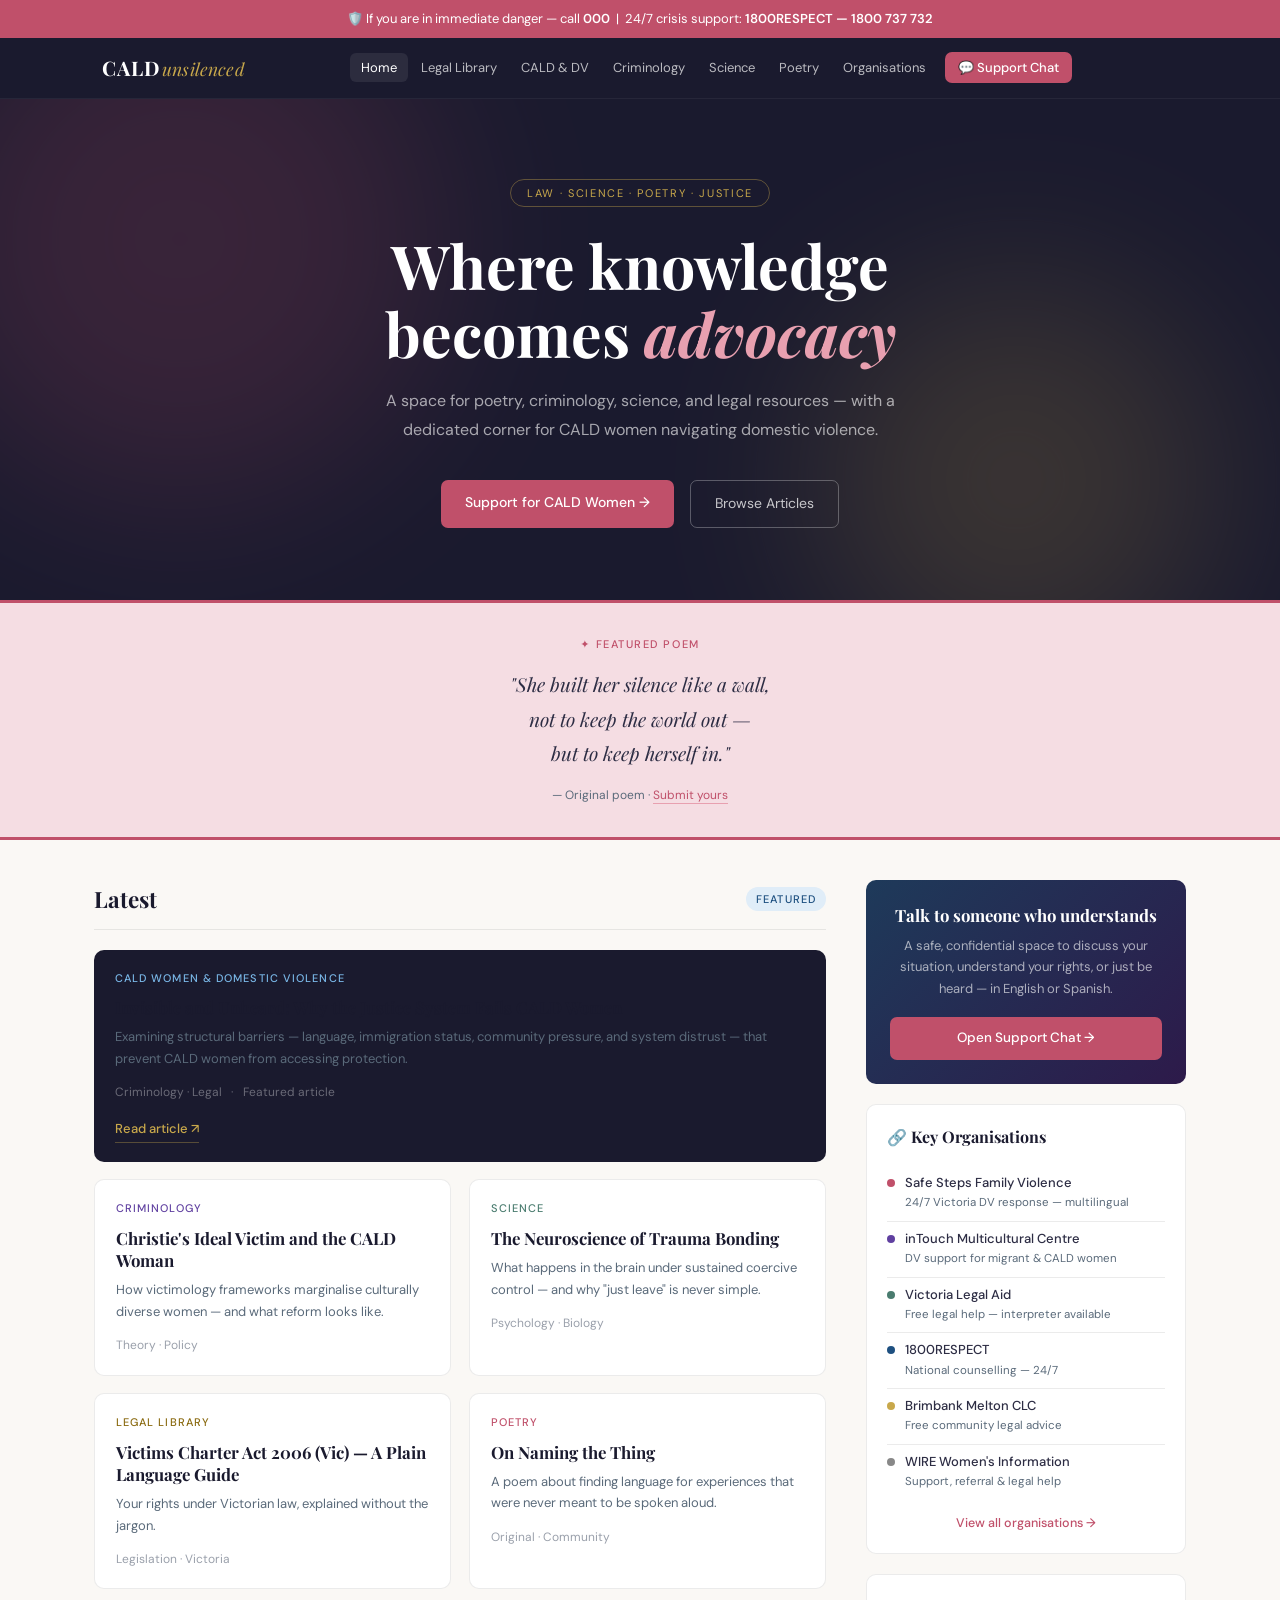
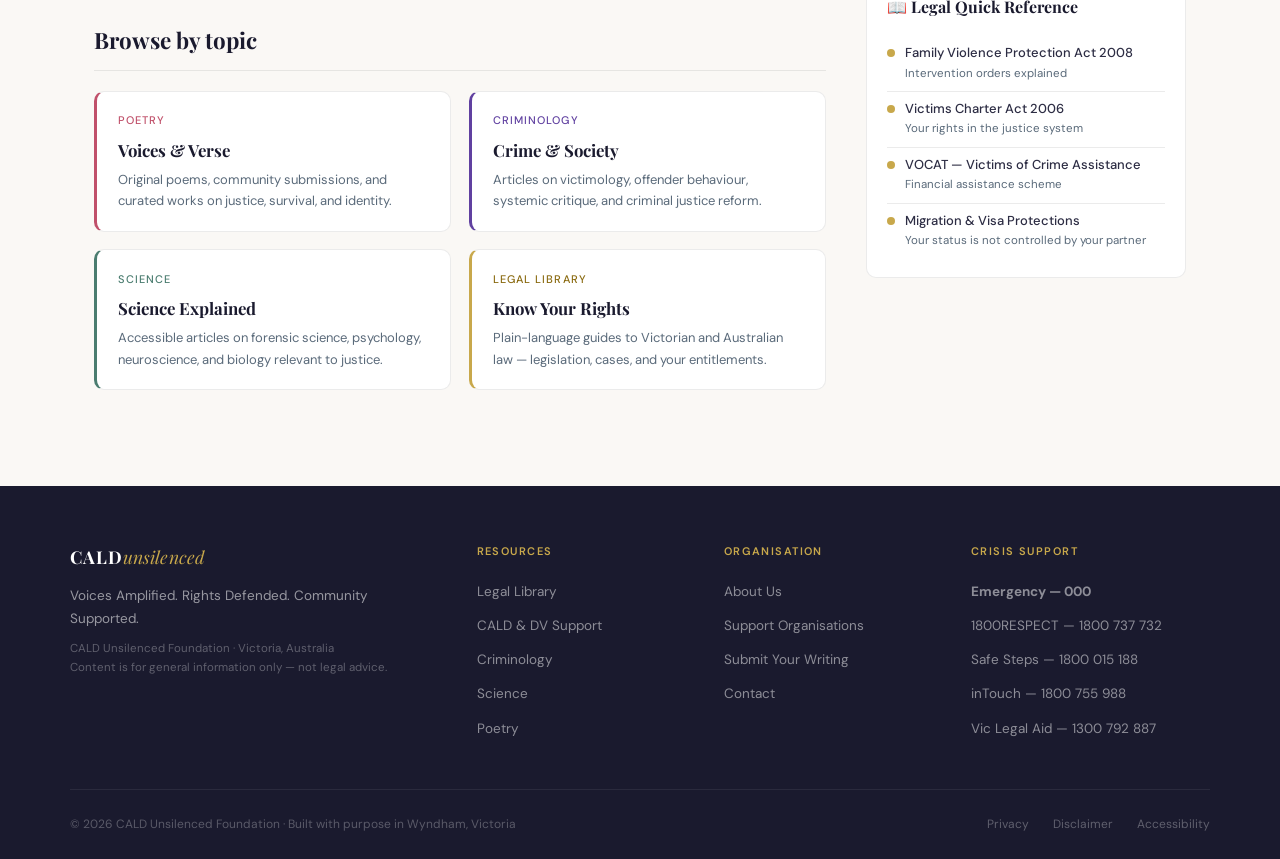
<file: index.html>
<!DOCTYPE html>
<html lang="en">
<head>
  <meta charset="UTF-8">
  <meta name="viewport" content="width=device-width, initial-scale=1.0">
  <title>CALD Unsilenced — Voices Amplified. Rights Defended. Community Supported.</title>
  <meta name="description" content="A safe space for CALD women — legal information, DV support, poetry, criminology, science and community resources.">
  <link rel="preconnect" href="https://fonts.googleapis.com">
  <link href="https://fonts.googleapis.com/css2?family=Playfair+Display:ital,wght@0,400;0,700;1,400&family=DM+Sans:wght@300;400;500&display=swap" rel="stylesheet">
  <link rel="stylesheet" href="css/style.css">
</head>
<body>

  <!-- EMERGENCY BANNER -->
  <div class="emergency-banner">
    🛡️ If you are in immediate danger — call <strong>000</strong> &nbsp;|&nbsp; 24/7 crisis support: <strong>1800RESPECT — 1800 737 732</strong>
  </div>

  <!-- NAV -->
  <nav class="nav" id="nav">
    <div class="nav-inner">
      <a href="index.html" class="nav-logo">
        <span class="logo-cald">CALD</span><span class="logo-un">unsilenced</span>
      </a>
      <button class="nav-toggle" id="navToggle" aria-label="Open menu">
        <span></span><span></span><span></span>
      </button>
      <ul class="nav-links" id="navLinks">
        <li><a href="index.html" class="active">Home</a></li>
        <li><a href="legal-library.html">Legal Library</a></li>
        <li><a href="pages/cald-dv.html">CALD & DV</a></li>
        <li><a href="pages/criminology.html">Criminology</a></li>
        <li><a href="pages/science.html">Science</a></li>
        <li><a href="pages/poetry.html">Poetry</a></li>
        <li><a href="pages/organisations.html">Organisations</a></li>
        <li><a href="pages/chat.html" class="nav-cta">💬 Support Chat</a></li>
      </ul>
      <div id="google_translate_element"></div> 
    </div>

  </nav> 
  <script type="text/javascript">
function googleTranslateElementInit() {
  new google.translate.TranslateElement({
    pageLanguage: 'en',
    layout: google.translate.TranslateElement.InlineLayout.SIMPLE,
    autoDisplay: false
  }, 'google_translate_element');
}
</script>
<script type="text/javascript" src="//translate.google.com/translate_a/element.js?cb=googleTranslateElementInit"></script>
  <!-- HERO -->
  <section class="hero">
    <div class="hero-glow g1"></div>
    <div class="hero-glow g2"></div>
    <div class="hero-content">
      <div class="hero-tag">Law · Science · Poetry · Justice</div>
      <h1 class="hero-title">Where knowledge<br>becomes <em>advocacy</em></h1>
      <p class="hero-sub">A space for poetry, criminology, science, and legal resources — with a dedicated corner for CALD women navigating domestic violence.</p>
      <div class="hero-btns">
        <a href="pages/cald-dv.html" class="btn-rose">Support for CALD Women →</a>
        <a href="legal-library.html" class="btn-outline">Browse Articles</a>
      </div>
    </div>
  </section>

  <!-- POEM STRIP -->
  <div class="poem-strip">
    <div class="poem-strip-inner">
      <span class="poem-label">✦ Featured Poem</span>
      <blockquote>
        "She built her silence like a wall,<br>
        not to keep the world out —<br>
        but to keep herself in."
      </blockquote>
      <cite>— Original poem · <a href="pages/poetry.html">Submit yours</a></cite>
    </div>
  </div>

  <!-- MAIN BODY: two-col -->
  <div class="body-wrap">
    <main class="main-col">

      <!-- LATEST HEADER -->
      <div class="section-header">
        <h2 class="section-title">Latest</h2>
        <span class="pill pill-cald">Featured</span>
      </div>

      <!-- CARD GRID -->
      <div class="card-grid">

        <!-- WIDE FEATURED CARD -->
        <a href="pages/cald-dv.html" class="card card-wide">
          <div class="card-type cald">CALD Women & Domestic Violence</div>
          <h3>Invisible and Unheard: Why the Justice System Fails CALD Women</h3>
          <p>Examining structural barriers — language, immigration status, community pressure, and system distrust — that prevent CALD women from accessing protection.</p>
          <div class="card-meta">
            <span>Criminology · Legal</span>
            <span>·</span>
            <span>Featured article</span>
          </div>
          <span class="card-wide-link">Read article ↗</span>
        </a>

        <!-- CRIMINOLOGY CARD -->
        <a href="pages/criminology.html" class="card">
          <div class="card-type criminology">Criminology</div>
          <h3>Christie's Ideal Victim and the CALD Woman</h3>
          <p>How victimology frameworks marginalise culturally diverse women — and what reform looks like.</p>
          <div class="card-meta"><span>Theory · Policy</span></div>
        </a>

        <!-- SCIENCE CARD -->
        <a href="pages/science.html" class="card">
          <div class="card-type science">Science</div>
          <h3>The Neuroscience of Trauma Bonding</h3>
          <p>What happens in the brain under sustained coercive control — and why "just leave" is never simple.</p>
          <div class="card-meta"><span>Psychology · Biology</span></div>
        </a>

        <!-- LEGAL CARD -->
        <a href="legal-library.html" class="card">
          <div class="card-type legal">Legal Library</div>
          <h3>Victims Charter Act 2006 (Vic) — A Plain Language Guide</h3>
          <p>Your rights under Victorian law, explained without the jargon.</p>
          <div class="card-meta"><span>Legislation · Victoria</span></div>
        </a>

        <!-- POETRY CARD -->
        <a href="pages/poetry.html" class="card">
          <div class="card-type poetry">Poetry</div>
          <h3>On Naming the Thing</h3>
          <p>A poem about finding language for experiences that were never meant to be spoken aloud.</p>
          <div class="card-meta"><span>Original · Community</span></div>
        </a>

      </div>

      <!-- BROWSE BY TOPIC -->
      <div class="section-header" style="margin-top:2rem;">
        <h2 class="section-title">Browse by topic</h2>
      </div>

      <div class="card-grid topics">
        <a href="pages/poetry.html" class="card topic-card topic-poetry">
          <div class="card-type poetry">Poetry</div>
          <h3>Voices & Verse</h3>
          <p>Original poems, community submissions, and curated works on justice, survival, and identity.</p>
        </a>
        <a href="pages/criminology.html" class="card topic-card topic-crim">
          <div class="card-type criminology">Criminology</div>
          <h3>Crime & Society</h3>
          <p>Articles on victimology, offender behaviour, systemic critique, and criminal justice reform.</p>
        </a>
        <a href="pages/science.html" class="card topic-card topic-sci">
          <div class="card-type science">Science</div>
          <h3>Science Explained</h3>
          <p>Accessible articles on forensic science, psychology, neuroscience, and biology relevant to justice.</p>
        </a>
        <a href="legal-library.html" class="card topic-card topic-legal">
          <div class="card-type legal">Legal Library</div>
          <h3>Know Your Rights</h3>
          <p>Plain-language guides to Victorian and Australian law — legislation, cases, and your entitlements.</p>
        </a>
      </div>

    </main>

    <!-- SIDEBAR -->
    <aside class="sidebar">

      <!-- CHAT CTA -->
      <div class="chat-cta">
        <h4>Talk to someone who understands</h4>
        <p>A safe, confidential space to discuss your situation, understand your rights, or just be heard — in English or Spanish.</p>
        <a href="pages/chat.html" class="chat-btn">Open Support Chat →</a>
      </div>

      <!-- ORGANISATIONS -->
      <div class="sidebar-box">
        <h4>🔗 Key Organisations</h4>

        <a href="tel:1800015188" class="org-link">
          <span class="org-dot" style="background:#c0506a"></span>
          <div>
            <div class="org-name">Safe Steps Family Violence</div>
            <div class="org-desc">24/7 Victoria DV response — multilingual</div>
          </div>
        </a>
        <a href="tel:1800755988" class="org-link">
          <span class="org-dot" style="background:#6040a0"></span>
          <div>
            <div class="org-name">inTouch Multicultural Centre</div>
            <div class="org-desc">DV support for migrant & CALD women</div>
          </div>
        </a>
        <a href="tel:1300792887" class="org-link">
          <span class="org-dot" style="background:#4a7c6f"></span>
          <div>
            <div class="org-name">Victoria Legal Aid</div>
            <div class="org-desc">Free legal help — interpreter available</div>
          </div>
        </a>
        <a href="tel:1800737732" class="org-link">
          <span class="org-dot" style="background:#1e5080"></span>
          <div>
            <div class="org-name">1800RESPECT</div>
            <div class="org-desc">National counselling — 24/7</div>
          </div>
        </a>
        <a href="pages/organisations.html" class="org-link">
          <span class="org-dot" style="background:#c8a84b"></span>
          <div>
            <div class="org-name">Brimbank Melton CLC</div>
            <div class="org-desc">Free community legal advice</div>
          </div>
        </a>
        <a href="pages/organisations.html" class="org-link" style="border-bottom:none;">
          <span class="org-dot" style="background:#888"></span>
          <div>
            <div class="org-name">WIRE Women's Information</div>
            <div class="org-desc">Support, referral & legal help</div>
          </div>
        </a>
        <a href="pages/organisations.html" class="all-orgs-link">View all organisations →</a>
      </div>

      <!-- LEGAL QUICK REF -->
      <div class="sidebar-box">
        <h4>📖 Legal Quick Reference</h4>
        <a href="legal-library.html#intervention-orders" class="org-link">
          <span class="org-dot" style="background:#c8a84b"></span>
          <div>
            <div class="org-name">Family Violence Protection Act 2008</div>
            <div class="org-desc">Intervention orders explained</div>
          </div>
        </a>
        <a href="legal-library.html#victims-charter" class="org-link">
          <span class="org-dot" style="background:#c8a84b"></span>
          <div>
            <div class="org-name">Victims Charter Act 2006</div>
            <div class="org-desc">Your rights in the justice system</div>
          </div>
        </a>
        <a href="legal-library.html#vocat" class="org-link">
          <span class="org-dot" style="background:#c8a84b"></span>
          <div>
            <div class="org-name">VOCAT — Victims of Crime Assistance</div>
            <div class="org-desc">Financial assistance scheme</div>
          </div>
        </a>
        <a href="legal-library.html#migration" class="org-link" style="border-bottom:none;">
          <span class="org-dot" style="background:#c8a84b"></span>
          <div>
            <div class="org-name">Migration & Visa Protections</div>
            <div class="org-desc">Your status is not controlled by your partner</div>
          </div>
        </a>
      </div>

    </aside>
  </div>

  <!-- FOOTER -->
  <footer class="footer">
    <div class="footer-inner">
      <div class="footer-brand">
        <span class="logo-cald">CALD</span><span class="logo-un">unsilenced</span>
        <p>Voices Amplified. Rights Defended. Community Supported.</p>
        <p class="footer-small">CALD Unsilenced Foundation · Victoria, Australia<br>Content is for general information only — not legal advice.</p>
      </div>
      <div class="footer-col">
        <h5>Resources</h5>
        <ul>
          <li><a href="legal-library.html">Legal Library</a></li>
          <li><a href="pages/cald-dv.html">CALD & DV Support</a></li>
          <li><a href="pages/criminology.html">Criminology</a></li>
          <li><a href="pages/science.html">Science</a></li>
          <li><a href="pages/poetry.html">Poetry</a></li>
        </ul>
      </div>
      <div class="footer-col">
        <h5>Organisation</h5>
        <ul>
          <li><a href="pages/about.html">About Us</a></li>
          <li><a href="pages/organisations.html">Support Organisations</a></li>
          <li><a href="pages/submit.html">Submit Your Writing</a></li>
          <li><a href="pages/contact.html">Contact</a></li>
        </ul>
      </div>
      <div class="footer-col">
        <h5>Crisis Support</h5>
        <ul>
          <li><a href="tel:000"><strong>Emergency — 000</strong></a></li>
          <li><a href="tel:1800737732">1800RESPECT — 1800 737 732</a></li>
          <li><a href="tel:1800015188">Safe Steps — 1800 015 188</a></li>
          <li><a href="tel:1800755988">inTouch — 1800 755 988</a></li>
          <li><a href="tel:1300792887">Vic Legal Aid — 1300 792 887</a></li>
        </ul>
      </div>
    </div>
    <div class="footer-bottom">
      <span>© 2026 CALD Unsilenced Foundation · Built with purpose in Wyndham, Victoria</span>
      <div>
        <a href="pages/privacy.html">Privacy</a>
        <a href="pages/disclaimer.html">Disclaimer</a>
        <a href="pages/accessibility.html">Accessibility</a>
      </div>
    </div>
  </footer>

  <script src="js/main.js"></script>
</body>
</html>
</file>
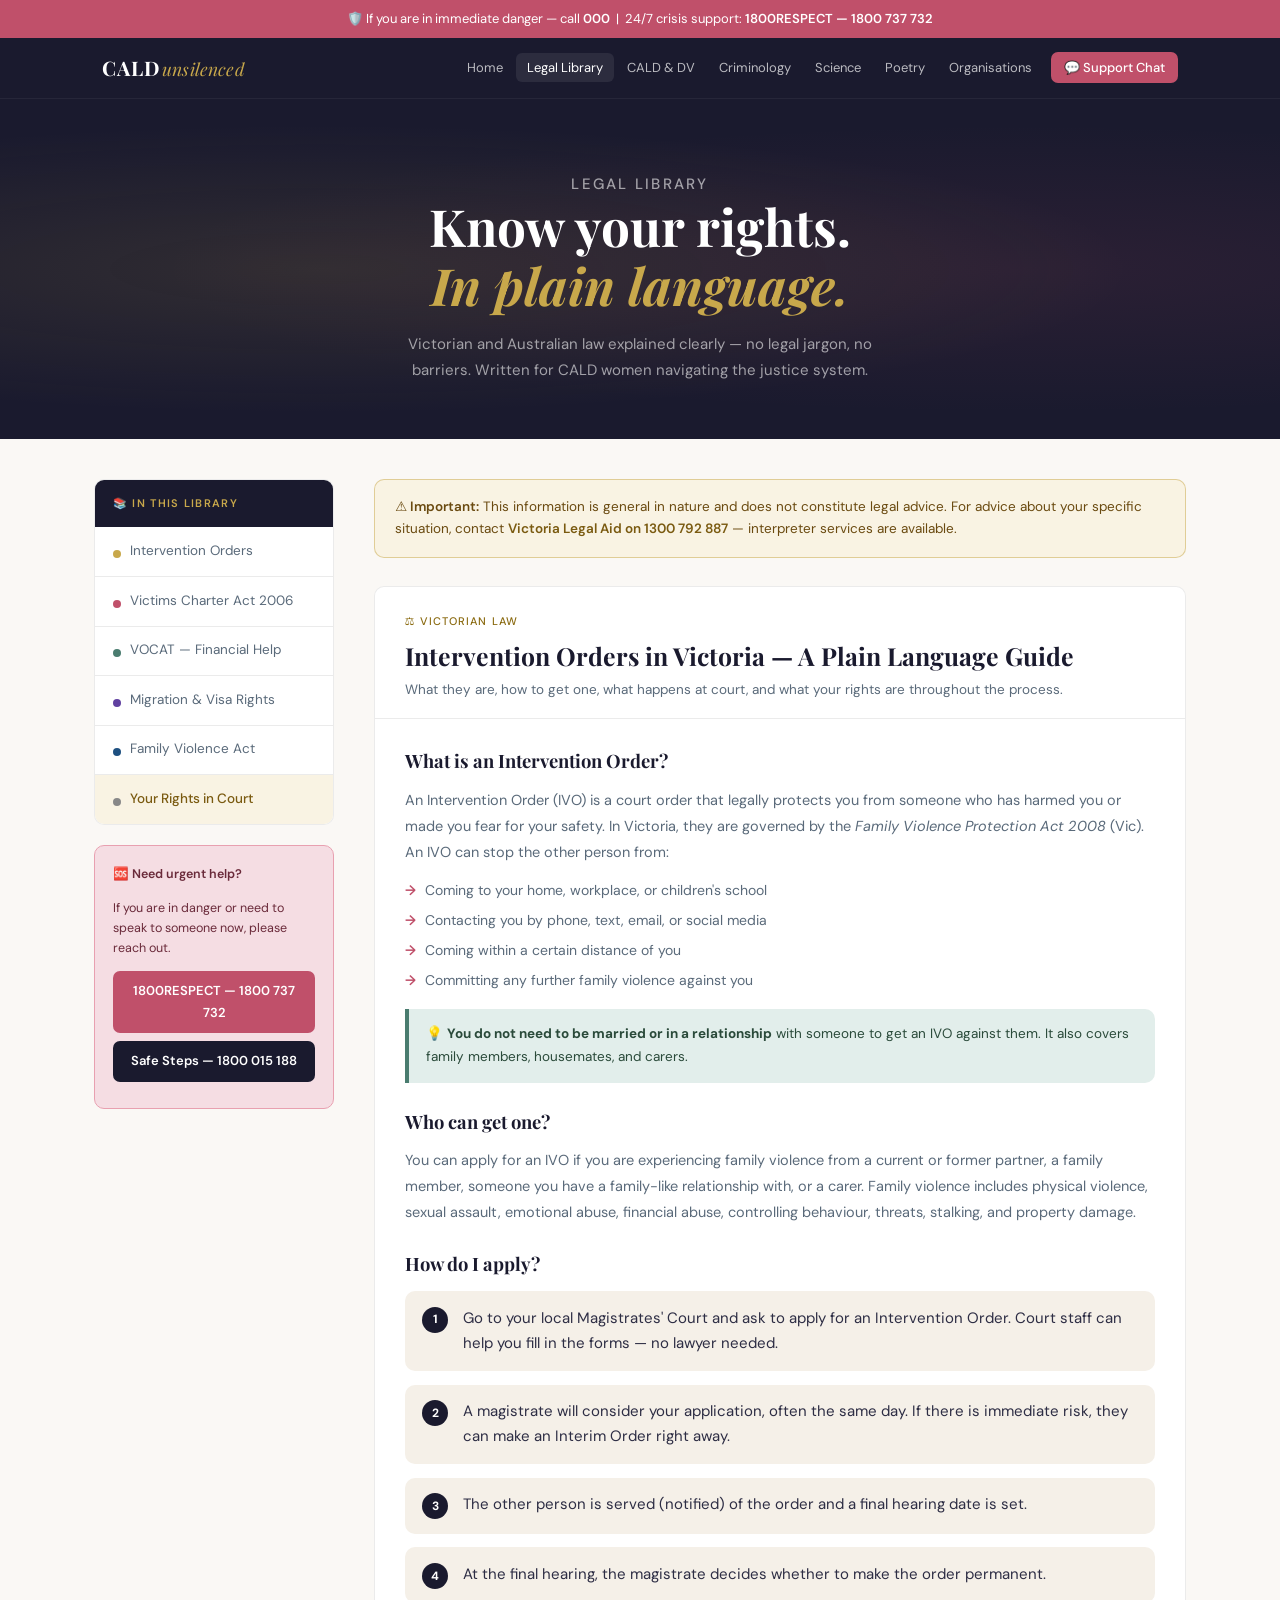
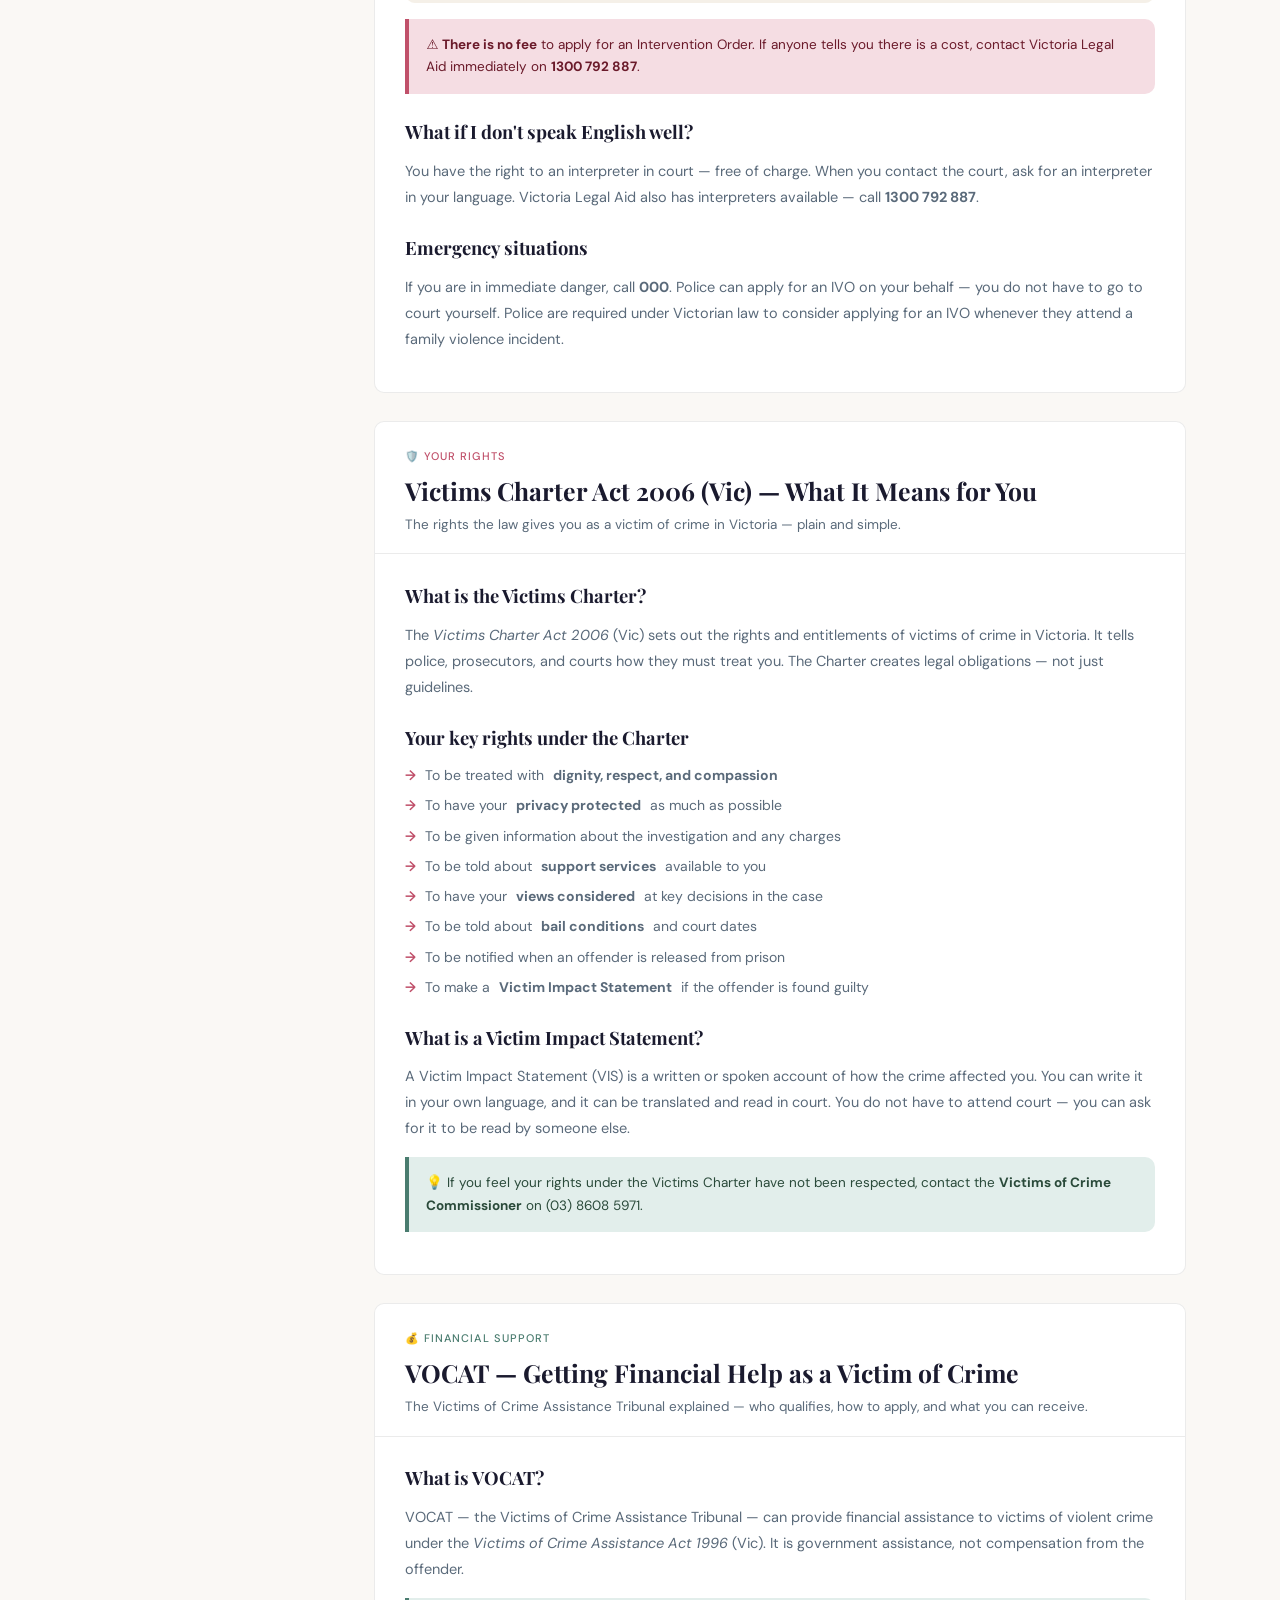
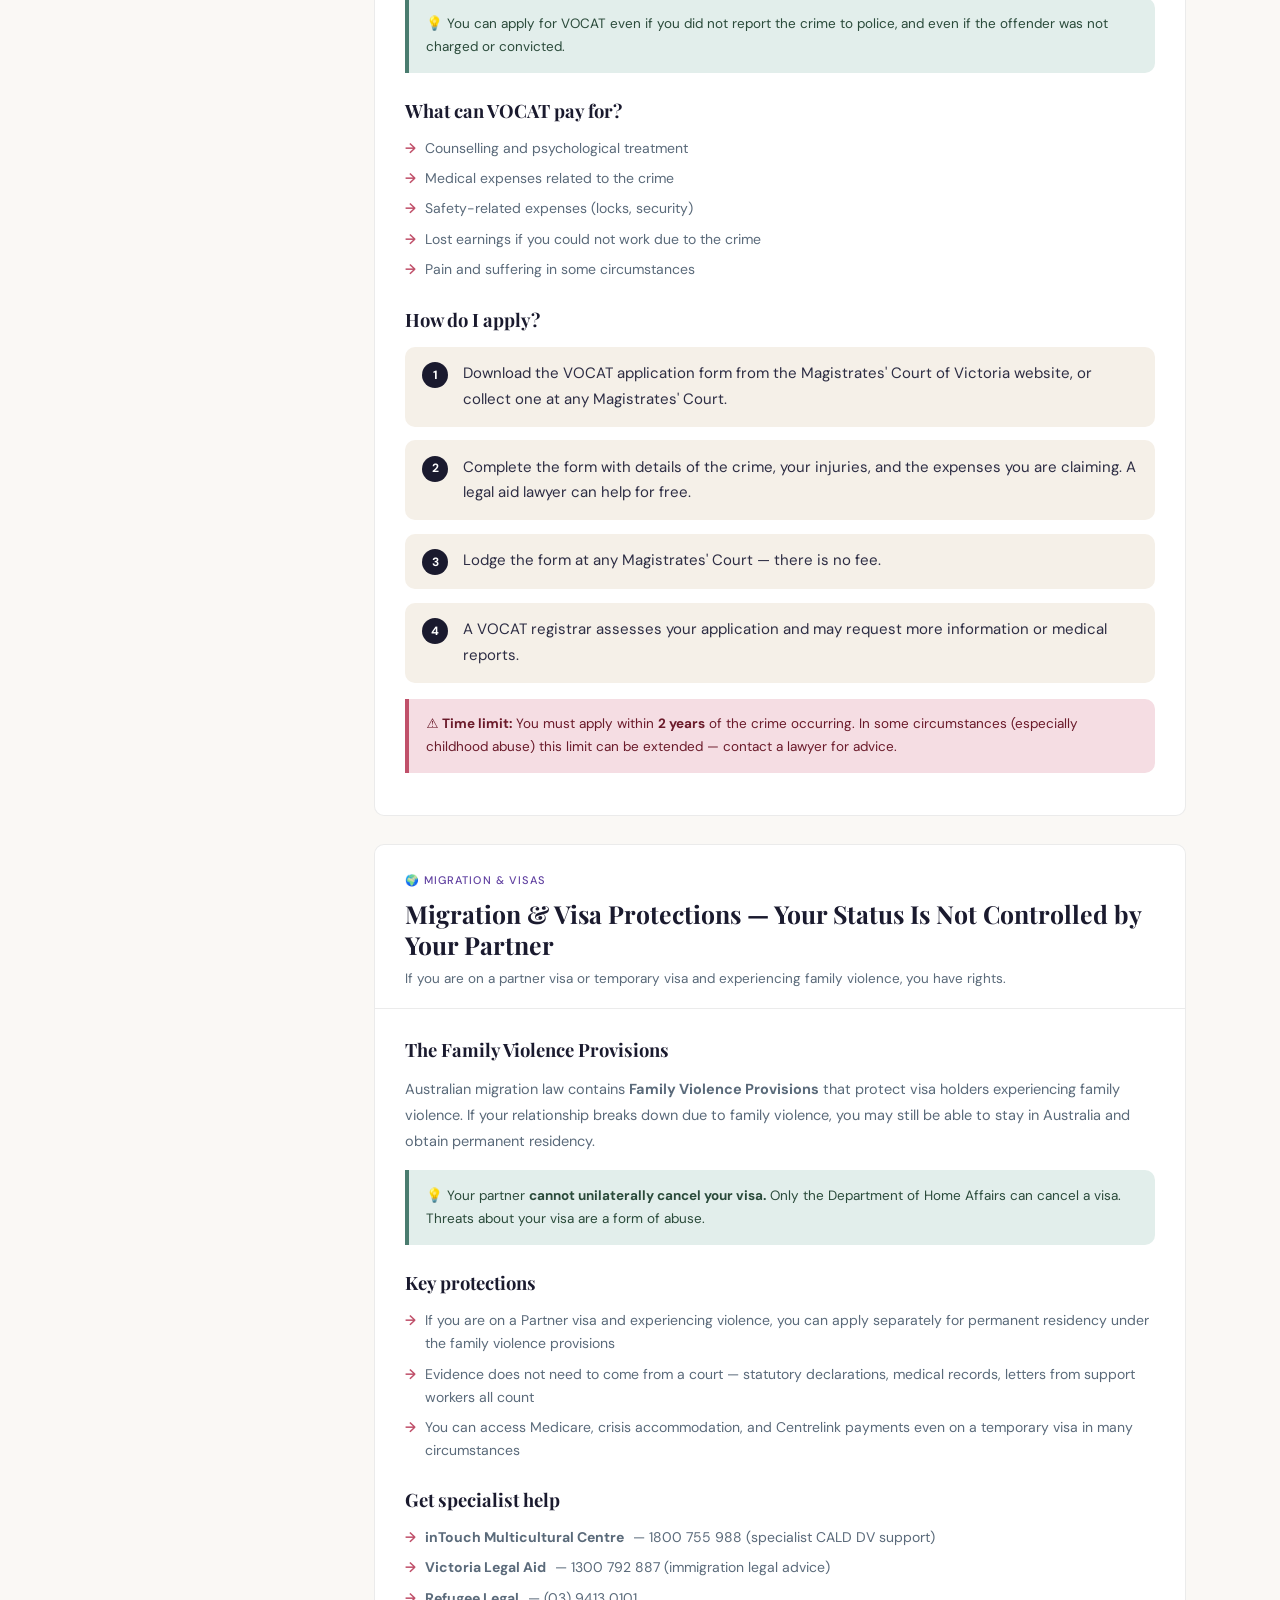
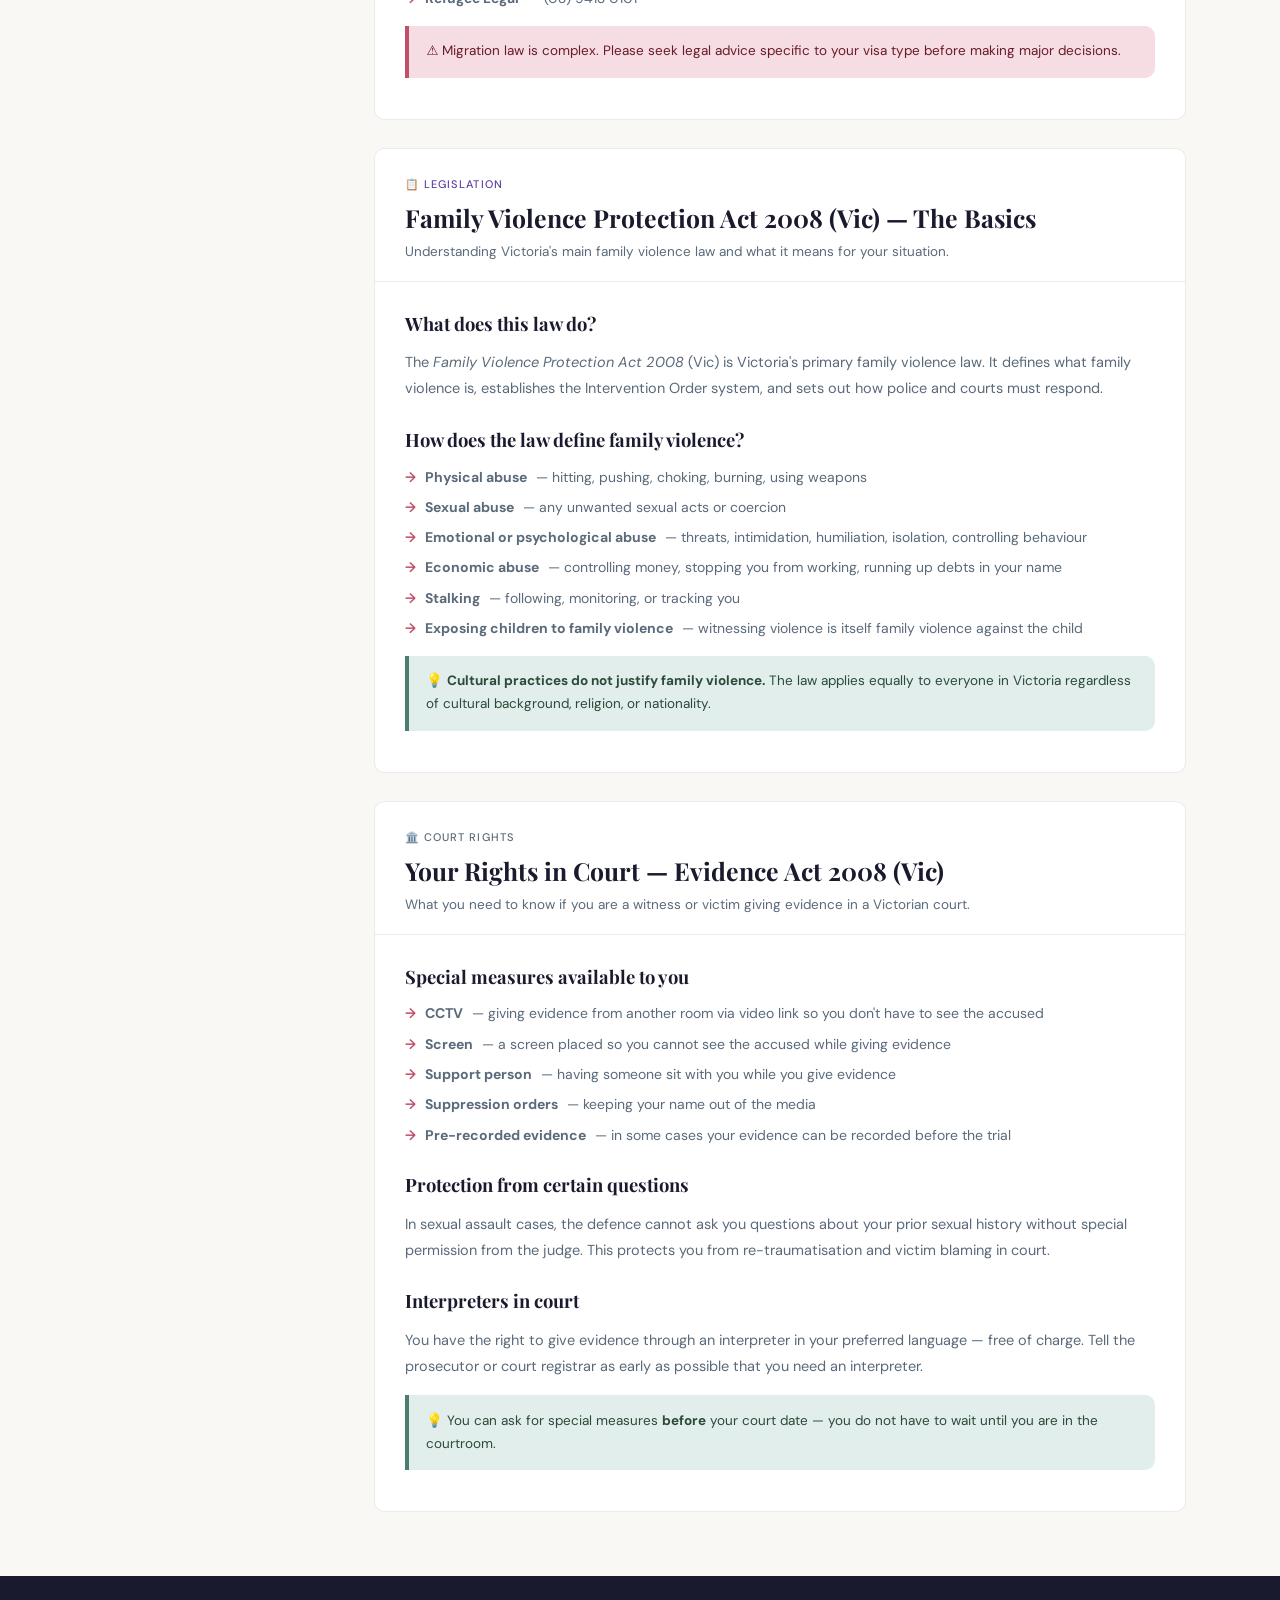
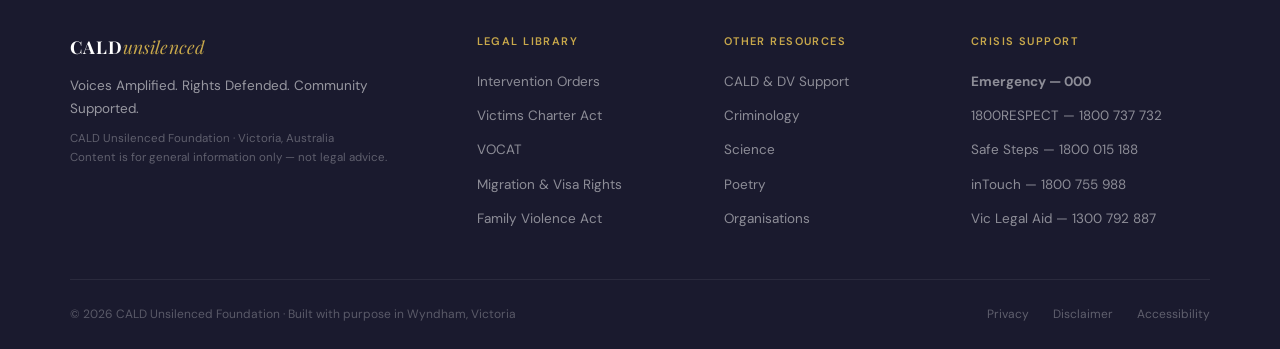
<file: legal-library.html>
<!DOCTYPE html>
<html lang="en">
<head>
  <meta charset="UTF-8">
  <meta name="viewport" content="width=device-width, initial-scale=1.0">
  <title>Legal Library — CALD Unsilenced</title>
  <meta name="description" content="Plain-language guides to Victorian and Australian law for CALD women.">
  <link rel="preconnect" href="https://fonts.googleapis.com">
  <link href="https://fonts.googleapis.com/css2?family=Playfair+Display:ital,wght@0,400;0,700;1,400&family=DM+Sans:wght@300;400;500&display=swap" rel="stylesheet">
  <link rel="stylesheet" href="css/style.css">
</head>
<body>

  <div class="emergency-banner">
    🛡️ If you are in immediate danger — call <strong>000</strong> &nbsp;|&nbsp; 24/7 crisis support: <strong>1800RESPECT — 1800 737 732</strong>
  </div>

  <nav class="nav" id="nav">
    <div class="nav-inner">
      <a href="index.html" class="nav-logo">
        <span class="logo-cald">CALD</span><span class="logo-un">unsilenced</span>
      </a>
      <button class="nav-toggle" id="navToggle"><span></span><span></span><span></span></button>
      <ul class="nav-links" id="navLinks">
        <li><a href="index.html">Home</a></li>
        <li><a href="legal-library.html" class="active">Legal Library</a></li>
        <li><a href="pages/cald-dv.html">CALD & DV</a></li>
        <li><a href="pages/criminology.html">Criminology</a></li>
        <li><a href="pages/science.html">Science</a></li>
        <li><a href="pages/poetry.html">Poetry</a></li>
        <li><a href="pages/organisations.html">Organisations</a></li>
        <li><a href="pages/chat.html" class="nav-cta">💬 Support Chat</a></li>
      </ul>
    </div>
  </nav>

  <div class="page-hero">
    <div class="page-hero-inner">
      <p class="page-eyebrow">Legal Library</p>
      <h1>Know your rights.<br><em>In plain language.</em></h1>
      <p>Victorian and Australian law explained clearly — no legal jargon, no barriers. Written for CALD women navigating the justice system.</p>
    </div>
  </div>

  <div class="library-wrap">

    <!-- SIDEBAR -->
    <aside class="lib-sidebar">
      <div class="lib-nav-box">
        <div class="lib-nav-title">📚 In this library</div>
        <a href="#intervention-orders" class="lib-nav-item active">
          <span class="org-dot" style="background:var(--gold)"></span>Intervention Orders
        </a>
        <a href="#victims-charter" class="lib-nav-item">
          <span class="org-dot" style="background:var(--rose)"></span>Victims Charter Act 2006
        </a>
        <a href="#vocat" class="lib-nav-item">
          <span class="org-dot" style="background:var(--sage)"></span>VOCAT — Financial Help
        </a>
        <a href="#migration" class="lib-nav-item">
          <span class="org-dot" style="background:var(--purple)"></span>Migration & Visa Rights
        </a>
        <a href="#fvpa" class="lib-nav-item">
          <span class="org-dot" style="background:var(--blue)"></span>Family Violence Act
        </a>
        <a href="#evidence" class="lib-nav-item">
          <span class="org-dot" style="background:#888"></span>Your Rights in Court
        </a>
      </div>

      <div class="lib-urgent">
        <p class="lib-urgent-title">🆘 Need urgent help?</p>
        <p>If you are in danger or need to speak to someone now, please reach out.</p>
        <a href="tel:1800737732" class="lib-urgent-btn rose">1800RESPECT — 1800 737 732</a>
        <a href="tel:1800015188" class="lib-urgent-btn dark">Safe Steps — 1800 015 188</a>
      </div>
    </aside>

    <!-- CONTENT -->
    <div class="lib-content">

      <div class="disclaimer-box" style="margin-top:0;">
        <strong>⚠️ Important:</strong> This information is general in nature and does not constitute legal advice. For advice about your specific situation, contact <a href="tel:1300792887">Victoria Legal Aid on 1300 792 887</a> — interpreter services are available.
      </div>

      <!-- INTERVENTION ORDERS -->
      <article class="lib-article" id="intervention-orders">
        <div class="lib-article-head">
          <span class="card-type legal">⚖️ Victorian Law</span>
          <h2>Intervention Orders in Victoria — A Plain Language Guide</h2>
          <p>What they are, how to get one, what happens at court, and what your rights are throughout the process.</p>
        </div>
        <div class="lib-article-body">
          <h3>What is an Intervention Order?</h3>
          <p>An Intervention Order (IVO) is a court order that legally protects you from someone who has harmed you or made you fear for your safety. In Victoria, they are governed by the <em>Family Violence Protection Act 2008</em> (Vic). An IVO can stop the other person from:</p>
          <ul>
            <li>Coming to your home, workplace, or children's school</li>
            <li>Contacting you by phone, text, email, or social media</li>
            <li>Coming within a certain distance of you</li>
            <li>Committing any further family violence against you</li>
          </ul>
          <div class="info-box">💡 <strong>You do not need to be married or in a relationship</strong> with someone to get an IVO against them. It also covers family members, housemates, and carers.</div>
          <h3>Who can get one?</h3>
          <p>You can apply for an IVO if you are experiencing family violence from a current or former partner, a family member, someone you have a family-like relationship with, or a carer. Family violence includes physical violence, sexual assault, emotional abuse, financial abuse, controlling behaviour, threats, stalking, and property damage.</p>
          <h3>How do I apply?</h3>
          <ol class="steps">
            <li>Go to your local Magistrates' Court and ask to apply for an Intervention Order. Court staff can help you fill in the forms — no lawyer needed.</li>
            <li>A magistrate will consider your application, often the same day. If there is immediate risk, they can make an Interim Order right away.</li>
            <li>The other person is served (notified) of the order and a final hearing date is set.</li>
            <li>At the final hearing, the magistrate decides whether to make the order permanent.</li>
          </ol>
          <div class="warn-box">⚠️ <strong>There is no fee</strong> to apply for an Intervention Order. If anyone tells you there is a cost, contact Victoria Legal Aid immediately on <strong>1300 792 887</strong>.</div>
          <h3>What if I don't speak English well?</h3>
          <p>You have the right to an interpreter in court — free of charge. When you contact the court, ask for an interpreter in your language. Victoria Legal Aid also has interpreters available — call <strong>1300 792 887</strong>.</p>
          <h3>Emergency situations</h3>
          <p>If you are in immediate danger, call <strong>000</strong>. Police can apply for an IVO on your behalf — you do not have to go to court yourself. Police are required under Victorian law to consider applying for an IVO whenever they attend a family violence incident.</p>
        </div>
      </article>

      <!-- VICTIMS CHARTER -->
      <article class="lib-article" id="victims-charter">
        <div class="lib-article-head">
          <span class="card-type" style="color:var(--rose);">🛡️ Your Rights</span>
          <h2>Victims Charter Act 2006 (Vic) — What It Means for You</h2>
          <p>The rights the law gives you as a victim of crime in Victoria — plain and simple.</p>
        </div>
        <div class="lib-article-body">
          <h3>What is the Victims Charter?</h3>
          <p>The <em>Victims Charter Act 2006</em> (Vic) sets out the rights and entitlements of victims of crime in Victoria. It tells police, prosecutors, and courts how they must treat you. The Charter creates legal obligations — not just guidelines.</p>
          <h3>Your key rights under the Charter</h3>
          <ul>
            <li>To be treated with <strong>dignity, respect, and compassion</strong></li>
            <li>To have your <strong>privacy protected</strong> as much as possible</li>
            <li>To be given information about the investigation and any charges</li>
            <li>To be told about <strong>support services</strong> available to you</li>
            <li>To have your <strong>views considered</strong> at key decisions in the case</li>
            <li>To be told about <strong>bail conditions</strong> and court dates</li>
            <li>To be notified when an offender is released from prison</li>
            <li>To make a <strong>Victim Impact Statement</strong> if the offender is found guilty</li>
          </ul>
          <h3>What is a Victim Impact Statement?</h3>
          <p>A Victim Impact Statement (VIS) is a written or spoken account of how the crime affected you. You can write it in your own language, and it can be translated and read in court. You do not have to attend court — you can ask for it to be read by someone else.</p>
          <div class="info-box">💡 If you feel your rights under the Victims Charter have not been respected, contact the <strong>Victims of Crime Commissioner</strong> on (03) 8608 5971.</div>
        </div>
      </article>

      <!-- VOCAT -->
      <article class="lib-article" id="vocat">
        <div class="lib-article-head">
          <span class="card-type science">💰 Financial Support</span>
          <h2>VOCAT — Getting Financial Help as a Victim of Crime</h2>
          <p>The Victims of Crime Assistance Tribunal explained — who qualifies, how to apply, and what you can receive.</p>
        </div>
        <div class="lib-article-body">
          <h3>What is VOCAT?</h3>
          <p>VOCAT — the Victims of Crime Assistance Tribunal — can provide financial assistance to victims of violent crime under the <em>Victims of Crime Assistance Act 1996</em> (Vic). It is government assistance, not compensation from the offender.</p>
          <div class="info-box">💡 You can apply for VOCAT even if you did not report the crime to police, and even if the offender was not charged or convicted.</div>
          <h3>What can VOCAT pay for?</h3>
          <ul>
            <li>Counselling and psychological treatment</li>
            <li>Medical expenses related to the crime</li>
            <li>Safety-related expenses (locks, security)</li>
            <li>Lost earnings if you could not work due to the crime</li>
            <li>Pain and suffering in some circumstances</li>
          </ul>
          <h3>How do I apply?</h3>
          <ol class="steps">
            <li>Download the VOCAT application form from the Magistrates' Court of Victoria website, or collect one at any Magistrates' Court.</li>
            <li>Complete the form with details of the crime, your injuries, and the expenses you are claiming. A legal aid lawyer can help for free.</li>
            <li>Lodge the form at any Magistrates' Court — there is no fee.</li>
            <li>A VOCAT registrar assesses your application and may request more information or medical reports.</li>
          </ol>
          <div class="warn-box">⚠️ <strong>Time limit:</strong> You must apply within <strong>2 years</strong> of the crime occurring. In some circumstances (especially childhood abuse) this limit can be extended — contact a lawyer for advice.</div>
        </div>
      </article>

      <!-- MIGRATION -->
      <article class="lib-article" id="migration">
        <div class="lib-article-head">
          <span class="card-type" style="color:var(--purple);">🌍 Migration & Visas</span>
          <h2>Migration & Visa Protections — Your Status Is Not Controlled by Your Partner</h2>
          <p>If you are on a partner visa or temporary visa and experiencing family violence, you have rights.</p>
        </div>
        <div class="lib-article-body">
          <h3>The Family Violence Provisions</h3>
          <p>Australian migration law contains <strong>Family Violence Provisions</strong> that protect visa holders experiencing family violence. If your relationship breaks down due to family violence, you may still be able to stay in Australia and obtain permanent residency.</p>
          <div class="info-box">💡 Your partner <strong>cannot unilaterally cancel your visa.</strong> Only the Department of Home Affairs can cancel a visa. Threats about your visa are a form of abuse.</div>
          <h3>Key protections</h3>
          <ul>
            <li>If you are on a Partner visa and experiencing violence, you can apply separately for permanent residency under the family violence provisions</li>
            <li>Evidence does not need to come from a court — statutory declarations, medical records, letters from support workers all count</li>
            <li>You can access Medicare, crisis accommodation, and Centrelink payments even on a temporary visa in many circumstances</li>
          </ul>
          <h3>Get specialist help</h3>
          <ul>
            <li><strong>inTouch Multicultural Centre</strong> — 1800 755 988 (specialist CALD DV support)</li>
            <li><strong>Victoria Legal Aid</strong> — 1300 792 887 (immigration legal advice)</li>
            <li><strong>Refugee Legal</strong> — (03) 9413 0101</li>
          </ul>
          <div class="warn-box">⚠️ Migration law is complex. Please seek legal advice specific to your visa type before making major decisions.</div>
        </div>
      </article>

      <!-- FVPA -->
      <article class="lib-article" id="fvpa">
        <div class="lib-article-head">
          <span class="card-type criminology">📋 Legislation</span>
          <h2>Family Violence Protection Act 2008 (Vic) — The Basics</h2>
          <p>Understanding Victoria's main family violence law and what it means for your situation.</p>
        </div>
        <div class="lib-article-body">
          <h3>What does this law do?</h3>
          <p>The <em>Family Violence Protection Act 2008</em> (Vic) is Victoria's primary family violence law. It defines what family violence is, establishes the Intervention Order system, and sets out how police and courts must respond.</p>
          <h3>How does the law define family violence?</h3>
          <ul>
            <li><strong>Physical abuse</strong> — hitting, pushing, choking, burning, using weapons</li>
            <li><strong>Sexual abuse</strong> — any unwanted sexual acts or coercion</li>
            <li><strong>Emotional or psychological abuse</strong> — threats, intimidation, humiliation, isolation, controlling behaviour</li>
            <li><strong>Economic abuse</strong> — controlling money, stopping you from working, running up debts in your name</li>
            <li><strong>Stalking</strong> — following, monitoring, or tracking you</li>
            <li><strong>Exposing children to family violence</strong> — witnessing violence is itself family violence against the child</li>
          </ul>
          <div class="info-box">💡 <strong>Cultural practices do not justify family violence.</strong> The law applies equally to everyone in Victoria regardless of cultural background, religion, or nationality.</div>
        </div>
      </article>

      <!-- EVIDENCE -->
      <article class="lib-article" id="evidence">
        <div class="lib-article-head">
          <span class="card-type" style="color:var(--mid);">🏛️ Court Rights</span>
          <h2>Your Rights in Court — Evidence Act 2008 (Vic)</h2>
          <p>What you need to know if you are a witness or victim giving evidence in a Victorian court.</p>
        </div>
        <div class="lib-article-body">
          <h3>Special measures available to you</h3>
          <ul>
            <li><strong>CCTV</strong> — giving evidence from another room via video link so you don't have to see the accused</li>
            <li><strong>Screen</strong> — a screen placed so you cannot see the accused while giving evidence</li>
            <li><strong>Support person</strong> — having someone sit with you while you give evidence</li>
            <li><strong>Suppression orders</strong> — keeping your name out of the media</li>
            <li><strong>Pre-recorded evidence</strong> — in some cases your evidence can be recorded before the trial</li>
          </ul>
          <h3>Protection from certain questions</h3>
          <p>In sexual assault cases, the defence cannot ask you questions about your prior sexual history without special permission from the judge. This protects you from re-traumatisation and victim blaming in court.</p>
          <h3>Interpreters in court</h3>
          <p>You have the right to give evidence through an interpreter in your preferred language — free of charge. Tell the prosecutor or court registrar as early as possible that you need an interpreter.</p>
          <div class="info-box">💡 You can ask for special measures <strong>before</strong> your court date — you do not have to wait until you are in the courtroom.</div>
        </div>
      </article>

    </div>
  </div>

  <footer class="footer">
    <div class="footer-inner">
      <div class="footer-brand">
        <span class="logo-cald">CALD</span><span class="logo-un">unsilenced</span>
        <p>Voices Amplified. Rights Defended. Community Supported.</p>
        <p class="footer-small">CALD Unsilenced Foundation · Victoria, Australia<br>Content is for general information only — not legal advice.</p>
      </div>
      <div class="footer-col">
        <h5>Legal Library</h5>
        <ul>
          <li><a href="#intervention-orders">Intervention Orders</a></li>
          <li><a href="#victims-charter">Victims Charter Act</a></li>
          <li><a href="#vocat">VOCAT</a></li>
          <li><a href="#migration">Migration & Visa Rights</a></li>
          <li><a href="#fvpa">Family Violence Act</a></li>
        </ul>
      </div>
      <div class="footer-col">
        <h5>Other Resources</h5>
        <ul>
          <li><a href="pages/cald-dv.html">CALD & DV Support</a></li>
          <li><a href="pages/criminology.html">Criminology</a></li>
          <li><a href="pages/science.html">Science</a></li>
          <li><a href="pages/poetry.html">Poetry</a></li>
          <li><a href="pages/organisations.html">Organisations</a></li>
        </ul>
      </div>
      <div class="footer-col">
        <h5>Crisis Support</h5>
        <ul>
          <li><a href="tel:000"><strong>Emergency — 000</strong></a></li>
          <li><a href="tel:1800737732">1800RESPECT — 1800 737 732</a></li>
          <li><a href="tel:1800015188">Safe Steps — 1800 015 188</a></li>
          <li><a href="tel:1800755988">inTouch — 1800 755 988</a></li>
          <li><a href="tel:1300792887">Vic Legal Aid — 1300 792 887</a></li>
        </ul>
      </div>
    </div>
    <div class="footer-bottom">
      <span>© 2026 CALD Unsilenced Foundation · Built with purpose in Wyndham, Victoria</span>
      <div>
        <a href="pages/privacy.html">Privacy</a>
        <a href="pages/disclaimer.html">Disclaimer</a>
        <a href="pages/accessibility.html">Accessibility</a>
      </div>
    </div>
  </footer>

  <script src="js/main.js"></script>
</body>
</html>
</file>
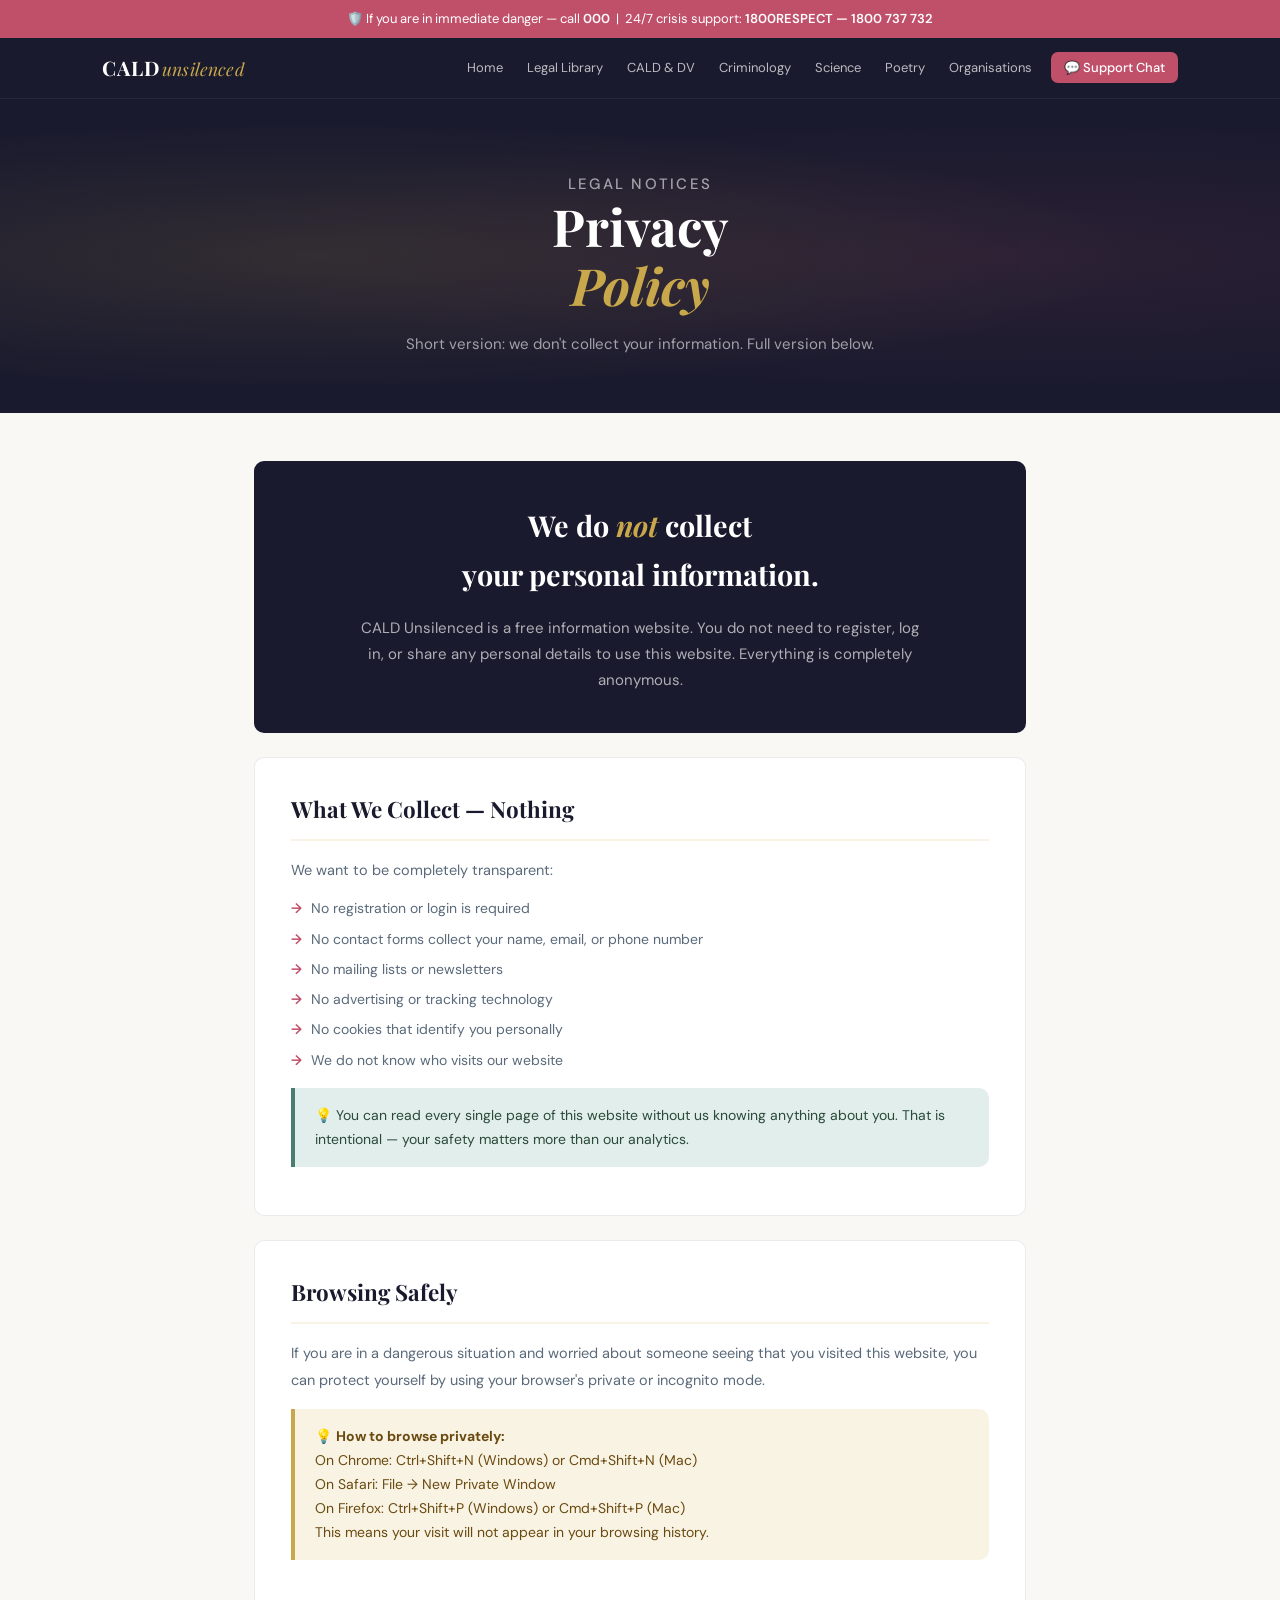
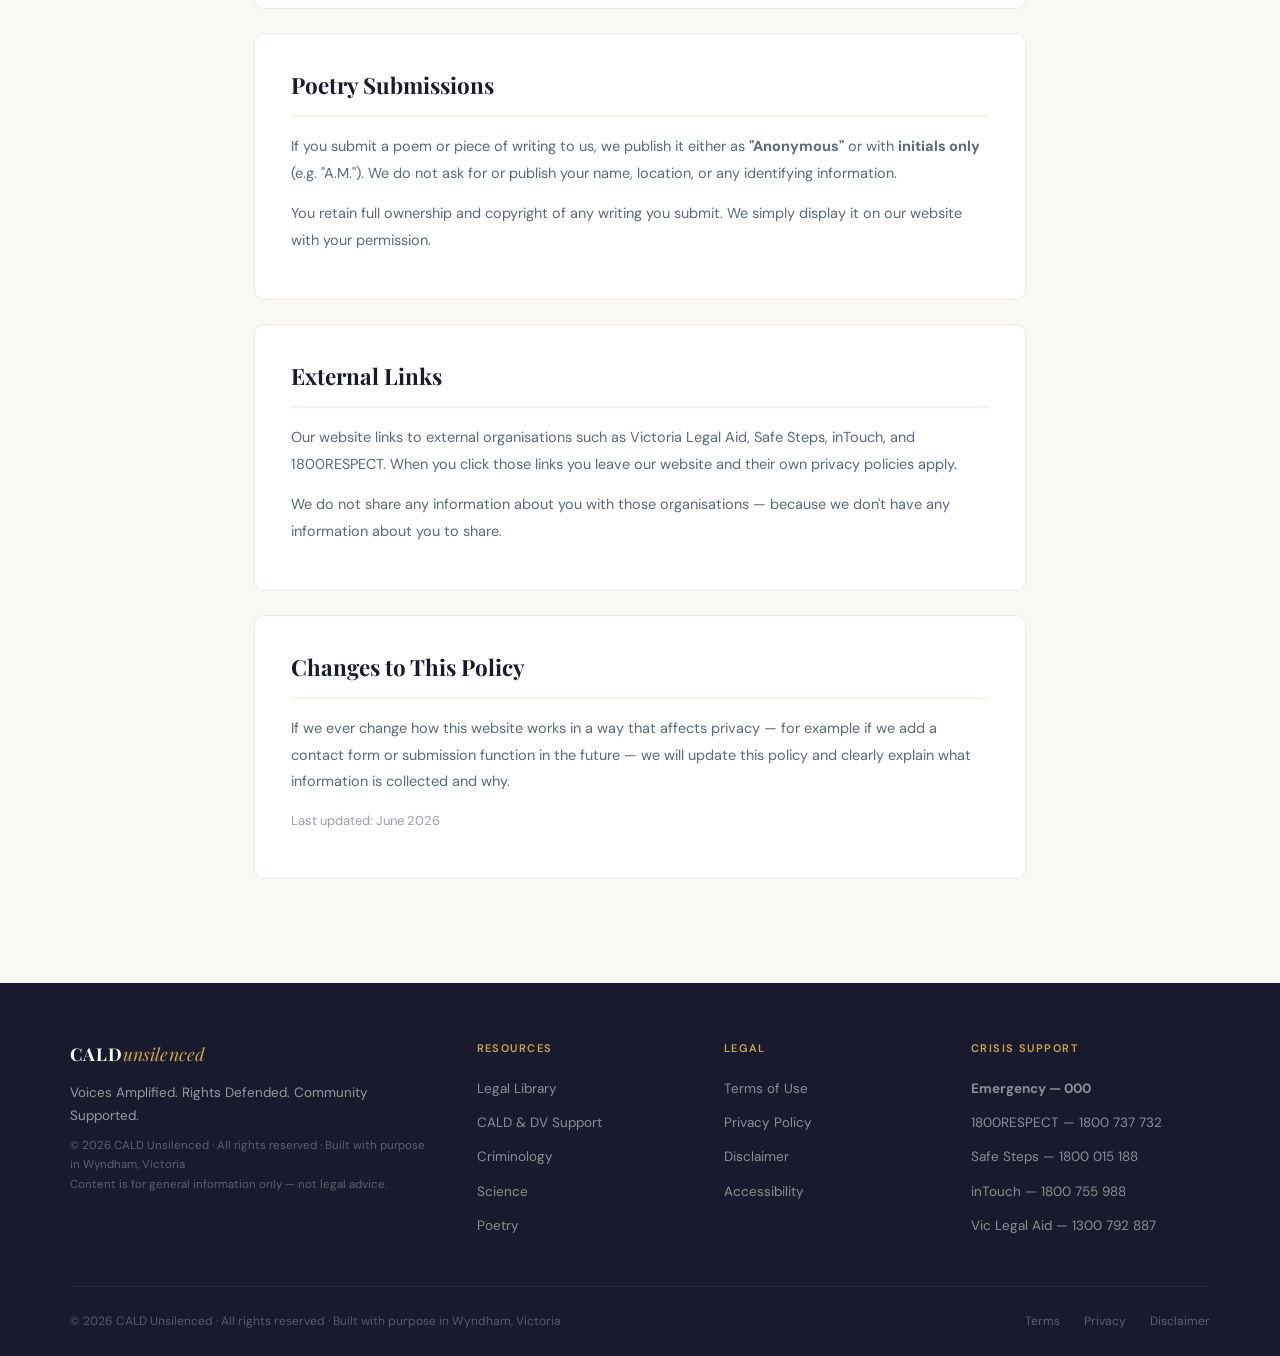
<file: privacy.html>
<!DOCTYPE html>
<html lang="en">
<head>
  <meta charset="UTF-8">
  <meta name="viewport" content="width=device-width, initial-scale=1.0">
  <title>Privacy Policy — CALD Unsilenced</title>
  <link rel="preconnect" href="https://fonts.googleapis.com">
  <link href="https://fonts.googleapis.com/css2?family=Playfair+Display:ital,wght@0,400;0,700;1,400&family=DM+Sans:wght@300;400;500&display=swap" rel="stylesheet">
  <link rel="stylesheet" href="../css/style.css">
  <style>
    .policy-wrap { max-width: 820px; margin: 0 auto; padding: 3rem 1.5rem 5rem; }
    .policy-section { background: var(--white); border: 1px solid var(--border); border-radius: var(--radius); padding: 2rem 2.25rem; margin-bottom: 1.5rem; }
    .policy-section h2 { font-family: var(--font-display); font-size: 1.4rem; font-weight: 700; color: var(--deep); margin-bottom: 1rem; padding-bottom: 0.65rem; border-bottom: 2px solid var(--gold-light); }
    .policy-section h3 { font-family: var(--font-display); font-size: 1.1rem; font-weight: 700; color: var(--deep); margin: 1.25rem 0 0.5rem; }
    .policy-section p { font-size: 14.5px; color: var(--mid); line-height: 1.85; margin-bottom: 0.85rem; }
    .policy-section ul { margin: 0.5rem 0 1rem; display: flex; flex-direction: column; gap: 0.45rem; }
    .policy-section ul li { display: flex; gap: 9px; font-size: 14px; color: var(--mid); line-height: 1.65; }
    .policy-section ul li::before { content: '→'; color: var(--rose); font-weight: 600; flex-shrink: 0; }
    .big-statement { background: var(--deep); border-radius: var(--radius); padding: 2.5rem 2rem; text-align: center; margin-bottom: 1.5rem; }
    .big-statement h2 { font-family: var(--font-display); font-size: 1.8rem; color: var(--white); margin-bottom: 1rem; }
    .big-statement h2 em { color: var(--gold); font-style: italic; }
    .big-statement p { color: rgba(255,255,255,0.65); font-size: 15px; line-height: 1.75; max-width: 560px; margin: 0 auto; }
    .info-box { background: var(--sage-light); border-left: 4px solid var(--sage); border-radius: 0 var(--radius) var(--radius) 0; padding: 1rem 1.25rem; margin: 1rem 0; font-size: 14px; color: #2a4a3a; line-height: 1.7; }
    .gold-box { background: var(--gold-light); border-left: 4px solid var(--gold); border-radius: 0 var(--radius) var(--radius) 0; padding: 1rem 1.25rem; margin: 1rem 0; font-size: 14px; color: #6a4a10; line-height: 1.7; }
  </style>
</head>
<body>

  <div class="emergency-banner">
    🛡️ If you are in immediate danger — call <strong>000</strong> &nbsp;|&nbsp; 24/7 crisis support: <strong>1800RESPECT — 1800 737 732</strong>
  </div>

  <nav class="nav" id="nav">
    <div class="nav-inner">
      <a href="../index.html" class="nav-logo"><span class="logo-cald">CALD</span><span class="logo-un">unsilenced</span></a>
      <button class="nav-toggle" id="navToggle"><span></span><span></span><span></span></button>
      <ul class="nav-links" id="navLinks">
        <li><a href="../index.html">Home</a></li>
        <li><a href="../legal-library.html">Legal Library</a></li>
        <li><a href="cald-dv.html">CALD & DV</a></li>
        <li><a href="criminology.html">Criminology</a></li>
        <li><a href="science.html">Science</a></li>
        <li><a href="poetry.html">Poetry</a></li>
        <li><a href="organisations.html">Organisations</a></li>
        <li><a href="chat.html" class="nav-cta">💬 Support Chat</a></li>
      </ul>
    </div>
  </nav>

  <div class="page-hero">
    <div class="page-hero-inner">
      <p class="page-eyebrow">Legal Notices</p>
      <h1>Privacy<br><em>Policy</em></h1>
      <p>Short version: we don't collect your information. Full version below.</p>
    </div>
  </div>

  <div class="policy-wrap">

    <div class="big-statement">
      <h2>We do <em>not</em> collect<br>your personal information.</h2>
      <p>CALD Unsilenced is a free information website. You do not need to register, log in, or share any personal details to use this website. Everything is completely anonymous.</p>
    </div>

    <div class="policy-section">
      <h2>What We Collect — Nothing</h2>
      <p>We want to be completely transparent:</p>
      <ul>
        <li>No registration or login is required</li>
        <li>No contact forms collect your name, email, or phone number</li>
        <li>No mailing lists or newsletters</li>
        <li>No advertising or tracking technology</li>
        <li>No cookies that identify you personally</li>
        <li>We do not know who visits our website</li>
      </ul>
      <div class="info-box">💡 You can read every single page of this website without us knowing anything about you. That is intentional — your safety matters more than our analytics.</div>
    </div>

    <div class="policy-section">
      <h2>Browsing Safely</h2>
      <p>If you are in a dangerous situation and worried about someone seeing that you visited this website, you can protect yourself by using your browser's private or incognito mode.</p>
      <div class="gold-box">
        💡 <strong>How to browse privately:</strong><br>
        On Chrome: Ctrl+Shift+N (Windows) or Cmd+Shift+N (Mac)<br>
        On Safari: File → New Private Window<br>
        On Firefox: Ctrl+Shift+P (Windows) or Cmd+Shift+P (Mac)<br>
        This means your visit will not appear in your browsing history.
      </div>
    </div>

    <div class="policy-section">
      <h2>Poetry Submissions</h2>
      <p>If you submit a poem or piece of writing to us, we publish it either as <strong>"Anonymous"</strong> or with <strong>initials only</strong> (e.g. "A.M."). We do not ask for or publish your name, location, or any identifying information.</p>
      <p>You retain full ownership and copyright of any writing you submit. We simply display it on our website with your permission.</p>
    </div>

    <div class="policy-section">
      <h2>External Links</h2>
      <p>Our website links to external organisations such as Victoria Legal Aid, Safe Steps, inTouch, and 1800RESPECT. When you click those links you leave our website and their own privacy policies apply.</p>
      <p>We do not share any information about you with those organisations — because we don't have any information about you to share.</p>
    </div>

    <div class="policy-section">
      <h2>Changes to This Policy</h2>
      <p>If we ever change how this website works in a way that affects privacy — for example if we add a contact form or submission function in the future — we will update this policy and clearly explain what information is collected and why.</p>
      <p style="font-size:13px; color:var(--light);">Last updated: June 2026</p>
    </div>

  </div>

  <footer class="footer">
    <div class="footer-inner">
      <div class="footer-brand">
        <span class="logo-cald">CALD</span><span class="logo-un">unsilenced</span>
        <p>Voices Amplified. Rights Defended. Community Supported.</p>
        <p class="footer-small">© 2026 CALD Unsilenced · All rights reserved · Built with purpose in Wyndham, Victoria<br>Content is for general information only — not legal advice.</p>
      </div>
      <div class="footer-col">
        <h5>Resources</h5>
        <ul>
          <li><a href="../legal-library.html">Legal Library</a></li>
          <li><a href="cald-dv.html">CALD & DV Support</a></li>
          <li><a href="criminology.html">Criminology</a></li>
          <li><a href="science.html">Science</a></li>
          <li><a href="poetry.html">Poetry</a></li>
        </ul>
      </div>
      <div class="footer-col">
        <h5>Legal</h5>
        <ul>
          <li><a href="terms.html">Terms of Use</a></li>
          <li><a href="privacy.html">Privacy Policy</a></li>
          <li><a href="disclaimer.html">Disclaimer</a></li>
          <li><a href="accessibility.html">Accessibility</a></li>
        </ul>
      </div>
      <div class="footer-col">
        <h5>Crisis Support</h5>
        <ul>
          <li><a href="tel:000"><strong>Emergency — 000</strong></a></li>
          <li><a href="tel:1800737732">1800RESPECT — 1800 737 732</a></li>
          <li><a href="tel:1800015188">Safe Steps — 1800 015 188</a></li>
          <li><a href="tel:1800755988">inTouch — 1800 755 988</a></li>
          <li><a href="tel:1300792887">Vic Legal Aid — 1300 792 887</a></li>
        </ul>
      </div>
    </div>
    <div class="footer-bottom">
      <span>© 2026 CALD Unsilenced · All rights reserved · Built with purpose in Wyndham, Victoria</span>
      <div>
        <a href="terms.html">Terms</a>
        <a href="privacy.html">Privacy</a>
        <a href="disclaimer.html">Disclaimer</a>
      </div>
    </div>
  </footer>

  <script src="../js/main.js"></script>
</body>
</html>
</file>
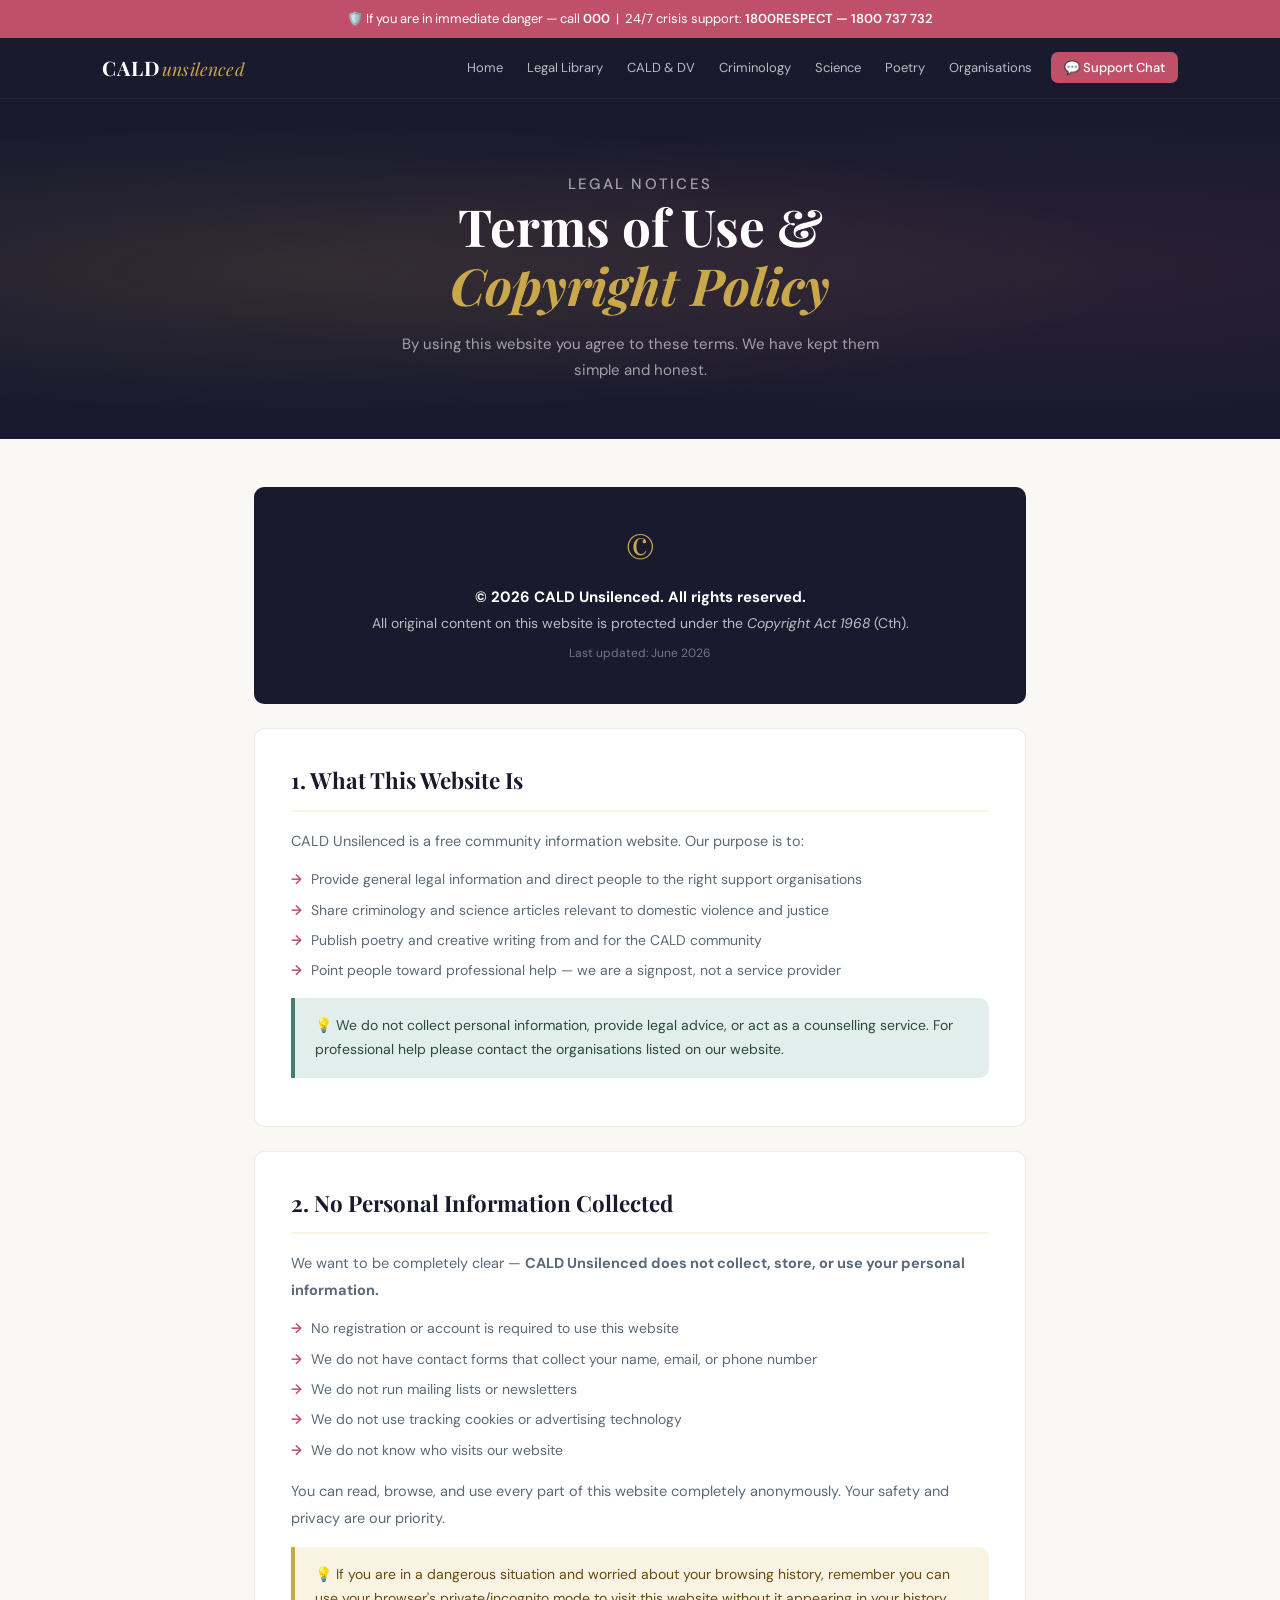
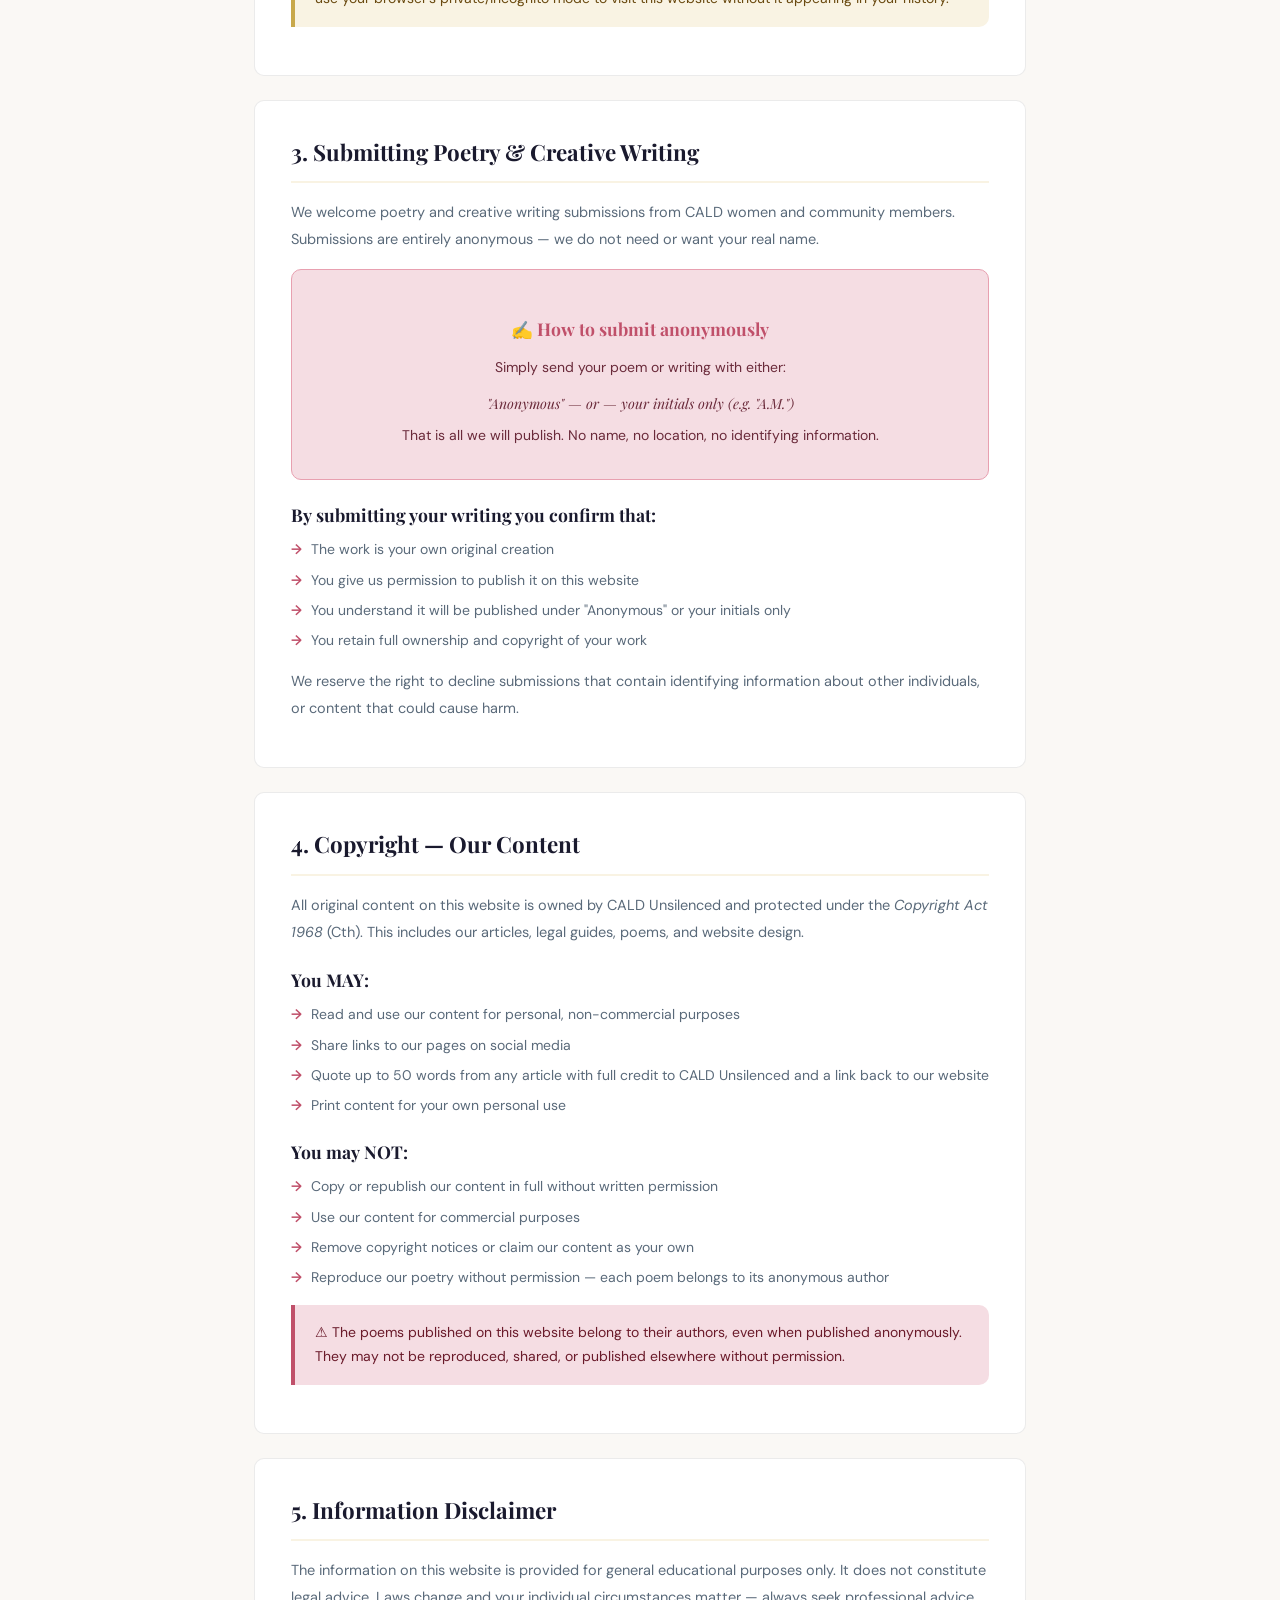
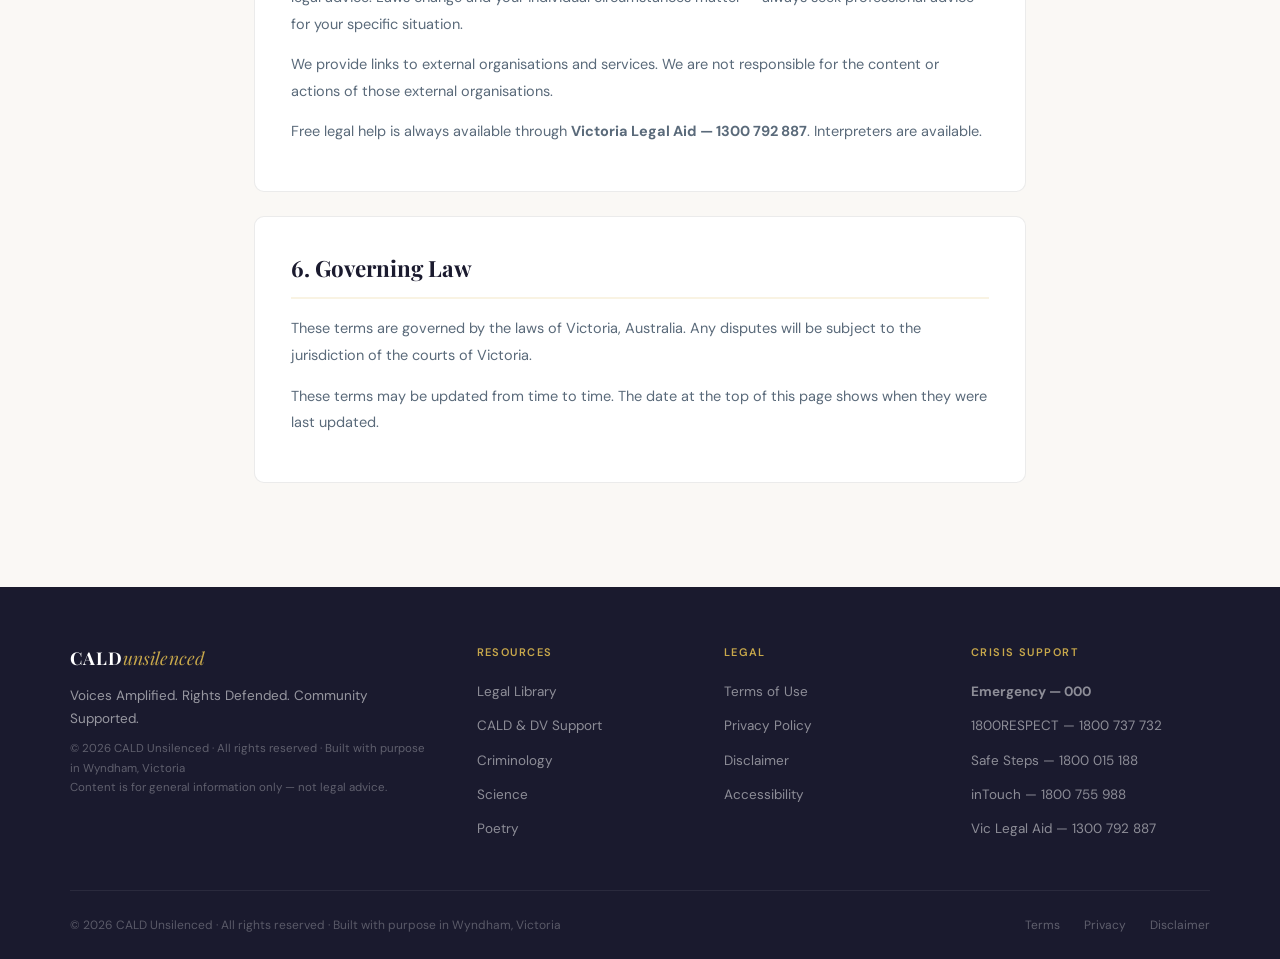
<file: terms.html>
<!DOCTYPE html>
<html lang="en">
<head>
  <meta charset="UTF-8">
  <meta name="viewport" content="width=device-width, initial-scale=1.0">
  <title>Terms of Use & Copyright — CALD Unsilenced</title>
  <link rel="preconnect" href="https://fonts.googleapis.com">
  <link href="https://fonts.googleapis.com/css2?family=Playfair+Display:ital,wght@0,400;0,700;1,400&family=DM+Sans:wght@300;400;500&display=swap" rel="stylesheet">
  <link rel="stylesheet" href="../css/style.css">
  <style>
    .policy-wrap { max-width: 820px; margin: 0 auto; padding: 3rem 1.5rem 5rem; }
    .policy-section { background: var(--white); border: 1px solid var(--border); border-radius: var(--radius); padding: 2rem 2.25rem; margin-bottom: 1.5rem; }
    .policy-section h2 { font-family: var(--font-display); font-size: 1.4rem; font-weight: 700; color: var(--deep); margin-bottom: 1rem; padding-bottom: 0.65rem; border-bottom: 2px solid var(--gold-light); }
    .policy-section h3 { font-family: var(--font-display); font-size: 1.1rem; font-weight: 700; color: var(--deep); margin: 1.25rem 0 0.5rem; }
    .policy-section p { font-size: 14.5px; color: var(--mid); line-height: 1.85; margin-bottom: 0.85rem; }
    .policy-section ul { margin: 0.5rem 0 1rem; display: flex; flex-direction: column; gap: 0.45rem; }
    .policy-section ul li { display: flex; gap: 9px; font-size: 14px; color: var(--mid); line-height: 1.65; }
    .policy-section ul li::before { content: '→'; color: var(--rose); font-weight: 600; flex-shrink: 0; }
    .info-box { background: var(--sage-light); border-left: 4px solid var(--sage); border-radius: 0 var(--radius) var(--radius) 0; padding: 1rem 1.25rem; margin: 1rem 0; font-size: 14px; color: #2a4a3a; line-height: 1.7; }
    .warn-box { background: var(--rose-light); border-left: 4px solid var(--rose); border-radius: 0 var(--radius) var(--radius) 0; padding: 1rem 1.25rem; margin: 1rem 0; font-size: 14px; color: #6a1a2a; line-height: 1.7; }
    .gold-box { background: var(--gold-light); border-left: 4px solid var(--gold); border-radius: 0 var(--radius) var(--radius) 0; padding: 1rem 1.25rem; margin: 1rem 0; font-size: 14px; color: #6a4a10; line-height: 1.7; }
    .copyright-box { background: var(--deep); border-radius: var(--radius); padding: 2rem; text-align: center; margin-bottom: 1.5rem; }
    .copyright-box p { color: rgba(255,255,255,0.7); font-size: 14px; line-height: 1.75; margin-bottom: 0.5rem; }
    .copyright-symbol { font-family: var(--font-display); font-size: 2rem; color: var(--gold); display: block; margin-bottom: 0.75rem; }
    .copyright-box strong { color: var(--white); font-size: 15px; }
    .poetry-box { background: var(--rose-light); border: 1px solid var(--rose-mid); border-radius: var(--radius); padding: 1.5rem; margin: 1rem 0; text-align: center; }
    .poetry-box h3 { font-family: var(--font-display); font-size: 1.1rem; color: var(--rose); margin-bottom: 0.75rem; }
    .poetry-box p { font-size: 14px; color: #6a2a3a; line-height: 1.7; margin-bottom: 0.5rem; }
    .poetry-example { font-family: var(--font-display); font-style: italic; font-size: 1rem; color: var(--rose); margin-top: 0.75rem; }
  </style>
</head>
<body>

  <div class="emergency-banner">
    🛡️ If you are in immediate danger — call <strong>000</strong> &nbsp;|&nbsp; 24/7 crisis support: <strong>1800RESPECT — 1800 737 732</strong>
  </div>

  <nav class="nav" id="nav">
    <div class="nav-inner">
      <a href="../index.html" class="nav-logo"><span class="logo-cald">CALD</span><span class="logo-un">unsilenced</span></a>
      <button class="nav-toggle" id="navToggle"><span></span><span></span><span></span></button>
      <ul class="nav-links" id="navLinks">
        <li><a href="../index.html">Home</a></li>
        <li><a href="../legal-library.html">Legal Library</a></li>
        <li><a href="cald-dv.html">CALD & DV</a></li>
        <li><a href="criminology.html">Criminology</a></li>
        <li><a href="science.html">Science</a></li>
        <li><a href="poetry.html">Poetry</a></li>
        <li><a href="organisations.html">Organisations</a></li>
        <li><a href="chat.html" class="nav-cta">💬 Support Chat</a></li>
      </ul>
    </div>
  </nav>

  <div class="page-hero">
    <div class="page-hero-inner">
      <p class="page-eyebrow">Legal Notices</p>
      <h1>Terms of Use &<br><em>Copyright Policy</em></h1>
      <p>By using this website you agree to these terms. We have kept them simple and honest.</p>
    </div>
  </div>

  <div class="policy-wrap">

    <div class="copyright-box">
      <span class="copyright-symbol">©</span>
      <strong>© 2026 CALD Unsilenced. All rights reserved.</strong>
      <p>All original content on this website is protected under the <em>Copyright Act 1968</em> (Cth).</p>
      <p style="font-size:12px; color:rgba(255,255,255,0.4); margin-top:0.5rem;">Last updated: June 2026</p>
    </div>

    <div class="policy-section">
      <h2>1. What This Website Is</h2>
      <p>CALD Unsilenced is a free community information website. Our purpose is to:</p>
      <ul>
        <li>Provide general legal information and direct people to the right support organisations</li>
        <li>Share criminology and science articles relevant to domestic violence and justice</li>
        <li>Publish poetry and creative writing from and for the CALD community</li>
        <li>Point people toward professional help — we are a signpost, not a service provider</li>
      </ul>
      <div class="info-box">💡 We do not collect personal information, provide legal advice, or act as a counselling service. For professional help please contact the organisations listed on our website.</div>
    </div>

    <div class="policy-section">
      <h2>2. No Personal Information Collected</h2>
      <p>We want to be completely clear — <strong>CALD Unsilenced does not collect, store, or use your personal information.</strong></p>
      <ul>
        <li>No registration or account is required to use this website</li>
        <li>We do not have contact forms that collect your name, email, or phone number</li>
        <li>We do not run mailing lists or newsletters</li>
        <li>We do not use tracking cookies or advertising technology</li>
        <li>We do not know who visits our website</li>
      </ul>
      <p>You can read, browse, and use every part of this website completely anonymously. Your safety and privacy are our priority.</p>
      <div class="gold-box">💡 If you are in a dangerous situation and worried about your browsing history, remember you can use your browser's private/incognito mode to visit this website without it appearing in your history.</div>
    </div>

    <div class="policy-section">
      <h2>3. Submitting Poetry & Creative Writing</h2>
      <p>We welcome poetry and creative writing submissions from CALD women and community members. Submissions are entirely anonymous — we do not need or want your real name.</p>

      <div class="poetry-box">
        <h3>✍️ How to submit anonymously</h3>
        <p>Simply send your poem or writing with either:</p>
        <p class="poetry-example">"Anonymous" — or — your initials only (e.g. "A.M.")</p>
        <p>That is all we will publish. No name, no location, no identifying information.</p>
      </div>

      <h3>By submitting your writing you confirm that:</h3>
      <ul>
        <li>The work is your own original creation</li>
        <li>You give us permission to publish it on this website</li>
        <li>You understand it will be published under "Anonymous" or your initials only</li>
        <li>You retain full ownership and copyright of your work</li>
      </ul>
      <p>We reserve the right to decline submissions that contain identifying information about other individuals, or content that could cause harm.</p>
    </div>

    <div class="policy-section">
      <h2>4. Copyright — Our Content</h2>
      <p>All original content on this website is owned by CALD Unsilenced and protected under the <em>Copyright Act 1968</em> (Cth). This includes our articles, legal guides, poems, and website design.</p>

      <h3>You MAY:</h3>
      <ul>
        <li>Read and use our content for personal, non-commercial purposes</li>
        <li>Share links to our pages on social media</li>
        <li>Quote up to 50 words from any article with full credit to CALD Unsilenced and a link back to our website</li>
        <li>Print content for your own personal use</li>
      </ul>

      <h3>You may NOT:</h3>
      <ul>
        <li>Copy or republish our content in full without written permission</li>
        <li>Use our content for commercial purposes</li>
        <li>Remove copyright notices or claim our content as your own</li>
        <li>Reproduce our poetry without permission — each poem belongs to its anonymous author</li>
      </ul>

      <div class="warn-box">⚠️ The poems published on this website belong to their authors, even when published anonymously. They may not be reproduced, shared, or published elsewhere without permission.</div>
    </div>

    <div class="policy-section">
      <h2>5. Information Disclaimer</h2>
      <p>The information on this website is provided for general educational purposes only. It does not constitute legal advice. Laws change and your individual circumstances matter — always seek professional advice for your specific situation.</p>
      <p>We provide links to external organisations and services. We are not responsible for the content or actions of those external organisations.</p>
      <p>Free legal help is always available through <strong>Victoria Legal Aid — 1300 792 887</strong>. Interpreters are available.</p>
    </div>

    <div class="policy-section">
      <h2>6. Governing Law</h2>
      <p>These terms are governed by the laws of Victoria, Australia. Any disputes will be subject to the jurisdiction of the courts of Victoria.</p>
      <p>These terms may be updated from time to time. The date at the top of this page shows when they were last updated.</p>
    </div>

  </div>

  <footer class="footer">
    <div class="footer-inner">
      <div class="footer-brand">
        <span class="logo-cald">CALD</span><span class="logo-un">unsilenced</span>
        <p>Voices Amplified. Rights Defended. Community Supported.</p>
        <p class="footer-small">© 2026 CALD Unsilenced · All rights reserved · Built with purpose in Wyndham, Victoria<br>Content is for general information only — not legal advice.</p>
      </div>
      <div class="footer-col">
        <h5>Resources</h5>
        <ul>
          <li><a href="../legal-library.html">Legal Library</a></li>
          <li><a href="cald-dv.html">CALD & DV Support</a></li>
          <li><a href="criminology.html">Criminology</a></li>
          <li><a href="science.html">Science</a></li>
          <li><a href="poetry.html">Poetry</a></li>
        </ul>
      </div>
      <div class="footer-col">
        <h5>Legal</h5>
        <ul>
          <li><a href="terms.html">Terms of Use</a></li>
          <li><a href="privacy.html">Privacy Policy</a></li>
          <li><a href="disclaimer.html">Disclaimer</a></li>
          <li><a href="accessibility.html">Accessibility</a></li>
        </ul>
      </div>
      <div class="footer-col">
        <h5>Crisis Support</h5>
        <ul>
          <li><a href="tel:000"><strong>Emergency — 000</strong></a></li>
          <li><a href="tel:1800737732">1800RESPECT — 1800 737 732</a></li>
          <li><a href="tel:1800015188">Safe Steps — 1800 015 188</a></li>
          <li><a href="tel:1800755988">inTouch — 1800 755 988</a></li>
          <li><a href="tel:1300792887">Vic Legal Aid — 1300 792 887</a></li>
        </ul>
      </div>
    </div>
    <div class="footer-bottom">
      <span>© 2026 CALD Unsilenced · All rights reserved · Built with purpose in Wyndham, Victoria</span>
      <div>
        <a href="terms.html">Terms</a>
        <a href="privacy.html">Privacy</a>
        <a href="disclaimer.html">Disclaimer</a>
      </div>
    </div>
  </footer>

  <script src="../js/main.js"></script>
</body>
</html>
</file>
<file: css/style.css>
/* ═══════════════════════════════════════════════
   CALD UNSILENCED — stylesheet v2
   Matching original mockup design exactly:
   Playfair Display + DM Sans
   Dark navy hero · Rose/Gold/Sage palette
   Card grid + sidebar layout
═══════════════════════════════════════════════ */

:root {
  --deep:       #1a1a2e;
  --deep-2:     #2d2d44;
  --rose:       #c0506a;
  --rose-light: #f5dde3;
  --rose-mid:   #e8a0b0;
  --gold:       #c8a84b;
  --gold-light: #f9f3e3;
  --sage:       #4a7c6f;
  --sage-light: #e2eeeb;
  --purple:     #6040a0;
  --purple-lt:  #eeeaf8;
  --blue:       #1e5080;
  --blue-lt:    #e0edf8;
  --cream:      #faf8f5;
  --white:      #ffffff;
  --sand:       #f5f0e8;
  --ink:        #2d2d44;
  --mid:        #5a6a7a;
  --light:      #9aa0ab;
  --border:     rgba(0,0,0,0.08);

  --font-display: 'Playfair Display', Georgia, serif;
  --font-body:    'DM Sans', system-ui, sans-serif;

  --radius:   10px;
  --shadow:   0 4px 20px rgba(0,0,0,0.09);
  --shadow-lg:0 12px 40px rgba(0,0,0,0.14);
  --ease:     0.22s ease;
}

/* ── RESET ── */
*, *::before, *::after { box-sizing: border-box; margin: 0; padding: 0; }
html { scroll-behavior: smooth; }
body {
  font-family: var(--font-body);
  background: var(--cream);
  color: var(--ink);
  line-height: 1.7;
  font-size: 15px;
  overflow-x: hidden;
}
a { text-decoration: none; color: inherit; }
ul { list-style: none; }
img { max-width: 100%; display: block; }

/* ══════════════════════════════════════════
   EMERGENCY BANNER
══════════════════════════════════════════ */
.emergency-banner {
  background: var(--rose);
  color: #fff;
  text-align: center;
  padding: 9px 1rem;
  font-size: 13px;
  line-height: 1.5;
}
.emergency-banner strong { font-weight: 600; }

/* ══════════════════════════════════════════
   NAVIGATION  — matches original dark nav
══════════════════════════════════════════ */
.nav {
  background: var(--deep);
  position: sticky;
  top: 0;
  z-index: 100;
  border-bottom: 1px solid rgba(255,255,255,0.05);
}

.nav-inner {
  max-width: 1140px;
  margin: 0 auto;
  padding: 0 2rem;
  display: flex;
  align-items: center;
  justify-content: space-between;
  height: 60px;
}

/* LOGO */
.nav-logo { display: flex; align-items: baseline; gap: 1px; }
.logo-cald {
  font-family: var(--font-display);
  font-size: 1.25rem;
  font-weight: 700;
  color: var(--white);
  letter-spacing: 0.05em;
}
.logo-un {
  font-family: var(--font-display);
  font-size: 1.1rem;
  font-weight: 400;
  font-style: italic;
  color: var(--gold);
  letter-spacing: 0.01em;
}

.nav-links {
  display: flex;
  align-items: center;
  gap: 2px;
}

.nav-links a {
  color: rgba(255,255,255,0.7);
  font-size: 13px;
  font-weight: 400;
  padding: 6px 11px;
  border-radius: 6px;
  transition: color var(--ease), background var(--ease);
  white-space: nowrap;
}
.nav-links a:hover,
.nav-links a.active {
  color: var(--white);
  background: rgba(255,255,255,0.08);
}

.nav-cta {
  background: var(--rose) !important;
  color: #fff !important;
  font-weight: 500 !important;
  margin-left: 6px;
  border-radius: 7px !important;
  padding: 7px 13px !important;
}
.nav-cta:hover { background: #a83e57 !important; }

.nav-toggle {
  display: none;
  flex-direction: column;
  gap: 5px;
  background: none;
  border: none;
  cursor: pointer;
  padding: 6px;
}
.nav-toggle span {
  display: block;
  width: 22px;
  height: 2px;
  background: #fff;
  border-radius: 2px;
}

/* ══════════════════════════════════════════
   HERO — dark navy with glowing orbs
══════════════════════════════════════════ */
.hero {
  background: var(--deep);
  padding: 5rem 2rem 4.5rem;
  text-align: center;
  position: relative;
  overflow: hidden;
}

.hero-glow {
  position: absolute;
  border-radius: 50%;
  filter: blur(90px);
  opacity: 0.18;
  pointer-events: none;
}
.g1 {
  width: 520px; height: 520px;
  background: var(--rose);
  top: -120px; left: -80px;
  animation: glow 9s ease-in-out infinite;
}
.g2 {
  width: 400px; height: 400px;
  background: var(--gold);
  bottom: -80px; right: 5%;
  animation: glow 11s ease-in-out infinite reverse 1s;
}

@keyframes glow {
  0%,100% { transform: translate(0,0) scale(1); }
  50%      { transform: translate(18px,-18px) scale(1.06); }
}

.hero-content {
  position: relative;
  z-index: 2;
  max-width: 680px;
  margin: 0 auto;
  animation: fadeUp 0.7s ease both;
}

@keyframes fadeUp {
  from { opacity:0; transform:translateY(28px); }
  to   { opacity:1; transform:translateY(0); }
}

.hero-tag {
  display: inline-block;
  font-size: 11px;
  letter-spacing: 0.15em;
  text-transform: uppercase;
  color: var(--gold);
  border: 1px solid rgba(200,168,75,0.4);
  padding: 4px 16px;
  border-radius: 20px;
  margin-bottom: 1.5rem;
}

.hero-title {
  font-family: var(--font-display);
  font-size: clamp(2.4rem, 5.5vw, 3.8rem);
  font-weight: 700;
  color: var(--white);
  line-height: 1.12;
  margin-bottom: 1.25rem;
}
.hero-title em {
  font-style: italic;
  color: var(--rose-mid);
}

.hero-sub {
  font-size: 1rem;
  color: rgba(255,255,255,0.62);
  max-width: 540px;
  margin: 0 auto 2.25rem;
  line-height: 1.78;
}

.hero-btns {
  display: flex;
  gap: 1rem;
  justify-content: center;
  flex-wrap: wrap;
}

.btn-rose {
  background: var(--rose);
  color: #fff;
  padding: 11px 24px;
  border-radius: 7px;
  font-size: 14px;
  font-weight: 500;
  transition: background var(--ease), transform var(--ease);
  display: inline-block;
}
.btn-rose:hover { background: #a83e57; transform: translateY(-2px); }

.btn-outline {
  background: transparent;
  color: rgba(255,255,255,0.75);
  border: 1px solid rgba(255,255,255,0.28);
  padding: 11px 24px;
  border-radius: 7px;
  font-size: 14px;
  transition: border-color var(--ease), color var(--ease);
  display: inline-block;
}
.btn-outline:hover { border-color: var(--gold); color: var(--gold); }

/* ══════════════════════════════════════════
   POEM STRIP
══════════════════════════════════════════ */
.poem-strip {
  background: var(--rose-light);
  border-top: 3px solid var(--rose);
  border-bottom: 3px solid var(--rose);
  padding: 2rem 2rem;
}
.poem-strip-inner {
  max-width: 680px;
  margin: 0 auto;
  text-align: center;
  display: flex;
  flex-direction: column;
  align-items: center;
  gap: 0.85rem;
}
.poem-label {
  font-size: 11px;
  letter-spacing: 0.14em;
  text-transform: uppercase;
  color: var(--rose);
  font-weight: 500;
}
.poem-strip blockquote {
  font-family: var(--font-display);
  font-style: italic;
  font-size: 1.2rem;
  color: var(--ink);
  line-height: 1.8;
}
.poem-strip cite {
  font-style: normal;
  font-size: 12px;
  color: var(--mid);
}
.poem-strip cite a { color: var(--rose); border-bottom: 1px solid var(--rose-mid); }

/* ══════════════════════════════════════════
   BODY LAYOUT — two col with sidebar
══════════════════════════════════════════ */
.body-wrap {
  max-width: 1140px;
  margin: 0 auto;
  padding: 2.5rem 1.5rem 4rem;
  display: grid;
  grid-template-columns: 1fr 320px;
  gap: 2.5rem;
  align-items: start;
}

/* ══════════════════════════════════════════
   SECTION HEADERS
══════════════════════════════════════════ */
.section-header {
  display: flex;
  align-items: center;
  justify-content: space-between;
  border-bottom: 1px solid var(--border);
  padding-bottom: 0.65rem;
  margin-bottom: 1.25rem;
}
.section-title {
  font-family: var(--font-display);
  font-size: 1.4rem;
  font-weight: 700;
  color: var(--deep);
}

/* PILLS */
.pill {
  font-size: 11px;
  letter-spacing: 0.1em;
  text-transform: uppercase;
  padding: 3px 10px;
  border-radius: 12px;
  font-weight: 500;
}
.pill-poetry { background: var(--rose-light); color: var(--rose); }
.pill-crim   { background: var(--purple-lt);  color: var(--purple); }
.pill-sci    { background: var(--sage-light);  color: var(--sage); }
.pill-legal  { background: var(--gold-light);  color: #8a6a10; }
.pill-cald   { background: var(--blue-lt);     color: var(--blue); }

/* ══════════════════════════════════════════
   CARD GRID
══════════════════════════════════════════ */
.card-grid {
  display: grid;
  grid-template-columns: repeat(2, 1fr);
  gap: 1.1rem;
  margin-bottom: 2rem;
}

.card {
  display: block;
  background: var(--white);
  border: 1px solid var(--border);
  border-radius: var(--radius);
  padding: 1.2rem 1.3rem;
  transition: box-shadow var(--ease), transform var(--ease);
  color: var(--ink);
}
.card:hover {
  box-shadow: var(--shadow);
  transform: translateY(-2px);
}

/* WIDE CARD — spans 2 cols, dark bg */
.card-wide {
  grid-column: span 2;
  background: var(--deep);
  border: none;
  color: var(--white);
}
.card-wide h3 { color: var(--white); }
.card-wide p  { color: rgba(255,255,255,0.62); }
.card-wide .card-meta { color: rgba(255,255,255,0.35); }
.card-wide .card-type.cald { color: #7ab8e8; }

.card-wide-link {
  display: inline-block;
  margin-top: 1rem;
  font-size: 13px;
  font-weight: 500;
  color: var(--gold);
  border-bottom: 1px solid rgba(200,168,75,0.35);
  padding-bottom: 1px;
}

/* CARD TYPE LABELS */
.card-type {
  font-size: 11px;
  letter-spacing: 0.1em;
  text-transform: uppercase;
  font-weight: 500;
  margin-bottom: 0.55rem;
  display: block;
}
.card-type.poetry     { color: var(--rose); }
.card-type.criminology{ color: var(--purple); }
.card-type.science    { color: var(--sage); }
.card-type.legal      { color: #8a6a10; }
.card-type.cald       { color: var(--blue); }

.card h3 {
  font-family: var(--font-display);
  font-size: 1.05rem;
  font-weight: 700;
  line-height: 1.32;
  margin-bottom: 0.5rem;
  color: var(--deep);
}
.card p {
  font-size: 13px;
  color: var(--mid);
  line-height: 1.65;
}
.card-meta {
  display: flex;
  gap: 0.6rem;
  margin-top: 0.8rem;
  font-size: 12px;
  color: #9aa0ab;
}

/* TOPIC CARDS — left border accent */
.topic-card { border-left: 3px solid transparent; }
.topic-poetry { border-left-color: var(--rose); }
.topic-crim   { border-left-color: var(--purple); }
.topic-sci    { border-left-color: var(--sage); }
.topic-legal  { border-left-color: var(--gold); }

/* ══════════════════════════════════════════
   SIDEBAR
══════════════════════════════════════════ */
.sidebar {
  display: flex;
  flex-direction: column;
  gap: 1.25rem;
  position: sticky;
  top: 80px;
}

/* CHAT CTA */
.chat-cta {
  background: linear-gradient(135deg, #1e3a5a 0%, #2d1a4a 100%);
  border-radius: var(--radius);
  padding: 1.5rem;
  color: #fff;
  text-align: center;
}
.chat-cta h4 {
  font-family: var(--font-display);
  font-size: 1.05rem;
  color: #fff;
  margin-bottom: 0.5rem;
  line-height: 1.35;
}
.chat-cta p {
  font-size: 13px;
  color: rgba(255,255,255,0.62);
  margin-bottom: 1.1rem;
  line-height: 1.65;
}
.chat-btn {
  display: block;
  background: var(--rose);
  color: #fff;
  padding: 10px 16px;
  border-radius: 7px;
  font-size: 13.5px;
  font-weight: 500;
  text-align: center;
  transition: background var(--ease);
}
.chat-btn:hover { background: #a83e57; }

/* SIDEBAR BOXES */
.sidebar-box {
  background: var(--white);
  border: 1px solid var(--border);
  border-radius: var(--radius);
  padding: 1.15rem 1.25rem;
}
.sidebar-box h4 {
  font-family: var(--font-display);
  font-size: 1rem;
  font-weight: 700;
  color: var(--deep);
  margin-bottom: 1rem;
}

/* ORG LINKS */
.org-link {
  display: flex;
  align-items: flex-start;
  gap: 10px;
  padding: 8px 0;
  border-bottom: 1px solid var(--border);
  transition: opacity var(--ease);
}
.org-link:hover { opacity: 0.75; }
.org-dot {
  width: 8px; height: 8px;
  border-radius: 50%;
  flex-shrink: 0;
  margin-top: 5px;
}
.org-name {
  font-size: 13px;
  font-weight: 500;
  color: var(--ink);
  line-height: 1.4;
}
.org-desc {
  font-size: 11.5px;
  color: var(--mid);
  margin-top: 1px;
}
.all-orgs-link {
  display: block;
  margin-top: 0.85rem;
  font-size: 12.5px;
  font-weight: 500;
  color: var(--rose);
  text-align: center;
  transition: color var(--ease);
}
.all-orgs-link:hover { color: #a83e57; }

/* ══════════════════════════════════════════
   FOOTER
══════════════════════════════════════════ */
.footer {
  background: var(--deep);
  padding: 3.5rem 2rem 0;
}
.footer-inner {
  max-width: 1140px;
  margin: 0 auto;
  display: grid;
  grid-template-columns: 1.8fr 1fr 1fr 1.2fr;
  gap: 3rem;
  padding-bottom: 3rem;
  border-bottom: 1px solid rgba(255,255,255,0.07);
}
.footer-brand .logo-cald,
.footer-brand .logo-un { font-size: 1.1rem; }
.footer-brand p {
  font-size: 13.5px;
  color: rgba(255,255,255,0.55);
  margin-top: 0.75rem;
  line-height: 1.7;
}
.footer-small {
  font-size: 11.5px !important;
  color: rgba(255,255,255,0.3) !important;
  margin-top: 0.5rem !important;
}
.footer-col h5 {
  font-size: 11px;
  letter-spacing: 0.13em;
  text-transform: uppercase;
  color: var(--gold);
  font-weight: 600;
  margin-bottom: 1.1rem;
}
.footer-col ul { display: flex; flex-direction: column; gap: 0.55rem; }
.footer-col a {
  font-size: 13.5px;
  color: rgba(255,255,255,0.5);
  transition: color var(--ease);
}
.footer-col a:hover { color: #fff; }
.footer-bottom {
  max-width: 1140px;
  margin: 0 auto;
  display: flex;
  justify-content: space-between;
  align-items: center;
  padding: 1.5rem 0;
  font-size: 12px;
  color: rgba(255,255,255,0.28);
  flex-wrap: wrap;
  gap: 1rem;
}
.footer-bottom div { display: flex; gap: 1.5rem; }
.footer-bottom a {
  color: rgba(255,255,255,0.3);
  transition: color var(--ease);
}
.footer-bottom a:hover { color: rgba(255,255,255,0.65); }

/* ══════════════════════════════════════════
   LEGAL LIBRARY — page hero + layout
══════════════════════════════════════════ */
.page-hero {
  background: var(--deep);
  padding: 4.5rem 2rem 3.5rem;
  text-align: center;
  position: relative;
  overflow: hidden;
}
.page-hero::before {
  content: '';
  position: absolute; inset: 0;
  background: radial-gradient(ellipse at 25% 50%, rgba(200,168,75,0.13) 0%, transparent 60%),
              radial-gradient(ellipse at 80% 50%, rgba(192,80,106,0.10) 0%, transparent 60%);
}
.page-hero-inner {
  position: relative; z-index: 1;
  max-width: 640px; margin: 0 auto;
}
.page-eyebrow {
  font-size: 11px;
  letter-spacing: 0.15em;
  text-transform: uppercase;
  color: var(--gold);
  font-weight: 500;
  margin-bottom: 0.75rem;
}
.page-hero h1 {
  font-family: var(--font-display);
  font-size: clamp(2rem, 5vw, 3.2rem);
  font-weight: 700;
  color: var(--white);
  line-height: 1.15;
  margin-bottom: 1rem;
}
.page-hero h1 em { font-style: italic; color: var(--gold); }
.page-hero p {
  font-size: 15px;
  color: rgba(255,255,255,0.58);
  line-height: 1.75;
  max-width: 500px;
  margin: 0 auto;
}

.disclaimer-box {
  background: var(--gold-light);
  border: 1px solid rgba(200,168,75,0.5);
  border-radius: var(--radius);
  padding: 1rem 1.25rem;
  font-size: 13.5px;
  color: #6a4a10;
  margin: 2rem 0 0;
  line-height: 1.65;
}
.disclaimer-box strong { font-weight: 600; }
.disclaimer-box a { color: #7a5a10; font-weight: 600; }

.library-wrap {
  max-width: 1140px;
  margin: 0 auto;
  padding: 2.5rem 1.5rem 4rem;
  display: grid;
  grid-template-columns: 240px 1fr;
  gap: 2.5rem;
  align-items: start;
}

/* LIBRARY SIDEBAR */
.lib-sidebar { position: sticky; top: 80px; }

.lib-nav-box {
  background: var(--white);
  border: 1px solid var(--border);
  border-radius: var(--radius);
  overflow: hidden;
  margin-bottom: 1.25rem;
}
.lib-nav-title {
  background: var(--deep);
  color: var(--gold);
  font-size: 11px;
  letter-spacing: 0.12em;
  text-transform: uppercase;
  font-weight: 600;
  padding: 0.9rem 1.1rem;
}
.lib-nav-item {
  display: flex;
  align-items: center;
  gap: 9px;
  padding: 0.8rem 1.1rem;
  border-bottom: 1px solid var(--border);
  font-size: 13.5px;
  color: var(--mid);
  transition: background var(--ease), color var(--ease);
}
.lib-nav-item:last-child { border-bottom: none; }
.lib-nav-item:hover { background: var(--sand); color: var(--deep); }
.lib-nav-item.active { background: var(--gold-light); color: #7a5a10; font-weight: 500; }

.lib-urgent {
  background: var(--rose-light);
  border: 1px solid var(--rose-mid);
  border-radius: var(--radius);
  padding: 1.15rem;
}
.lib-urgent-title {
  font-size: 13px; font-weight: 600;
  color: var(--rose); margin-bottom: 0.5rem;
}
.lib-urgent p {
  font-size: 12.5px; color: #6a2a3a;
  line-height: 1.6; margin-bottom: 0.85rem;
}
.lib-urgent-btn {
  display: block;
  text-align: center;
  padding: 9px 12px;
  border-radius: 7px;
  font-size: 13px;
  font-weight: 600;
  margin-bottom: 0.5rem;
  transition: opacity var(--ease);
}
.lib-urgent-btn:hover { opacity: 0.85; }
.lib-urgent-btn.rose { background: var(--rose); color: #fff; }
.lib-urgent-btn.dark { background: var(--deep); color: #fff; }

/* LIBRARY ARTICLES */
.lib-content { display: flex; flex-direction: column; gap: 1.75rem; }

.lib-article {
  background: var(--white);
  border: 1px solid var(--border);
  border-radius: var(--radius);
  overflow: hidden;
  scroll-margin-top: 80px;
}

.lib-article-head {
  padding: 1.6rem 1.85rem 1.1rem;
  border-bottom: 1px solid var(--border);
}
.lib-article-head h2 {
  font-family: var(--font-display);
  font-size: 1.55rem;
  font-weight: 700;
  color: var(--deep);
  line-height: 1.25;
  margin-bottom: 0.5rem;
}
.lib-article-head p { font-size: 13.5px; color: var(--mid); line-height: 1.65; }

.lib-article-body { padding: 1.6rem 1.85rem; }

.lib-article-body h3 {
  font-family: var(--font-display);
  font-size: 1.15rem;
  font-weight: 700;
  color: var(--deep);
  margin: 1.4rem 0 0.65rem;
}
.lib-article-body h3:first-child { margin-top: 0; }

.lib-article-body p {
  font-size: 14.5px;
  color: var(--mid);
  line-height: 1.8;
  margin-bottom: 0.85rem;
}

.lib-article-body ul {
  margin: 0.5rem 0 1rem;
  display: flex;
  flex-direction: column;
  gap: 0.45rem;
}
.lib-article-body ul li {
  display: flex;
  gap: 9px;
  font-size: 14px;
  color: var(--mid);
  line-height: 1.65;
}
.lib-article-body ul li::before {
  content: '→';
  color: var(--rose);
  font-weight: 600;
  flex-shrink: 0;
}

.info-box {
  background: var(--sage-light);
  border-left: 4px solid var(--sage);
  border-radius: 0 var(--radius) var(--radius) 0;
  padding: 0.9rem 1.1rem;
  font-size: 13.5px;
  color: #2a4a3a;
  line-height: 1.7;
  margin: 1rem 0;
}
.warn-box {
  background: var(--rose-light);
  border-left: 4px solid var(--rose);
  border-radius: 0 var(--radius) var(--radius) 0;
  padding: 0.9rem 1.1rem;
  font-size: 13.5px;
  color: #6a1a2a;
  line-height: 1.7;
  margin: 1rem 0;
}

.steps {
  counter-reset: steps;
  list-style: none !important;
  display: flex !important;
  flex-direction: column;
  gap: 0.85rem !important;
  margin: 0.75rem 0 1rem !important;
}
.steps li {
  counter-increment: steps;
  display: flex !important;
  align-items: flex-start;
  gap: 0.9rem;
  background: var(--sand);
  border-radius: var(--radius);
  padding: 0.9rem 1.1rem;
}
.steps li::before {
  content: counter(steps) !important;
  background: var(--deep) !important;
  color: #fff !important;
  font-weight: 700 !important;
  font-size: 12px !important;
  width: 26px !important;
  height: 26px;
  border-radius: 50%;
  display: flex;
  align-items: center;
  justify-content: center;
  flex-shrink: 0;
  margin-top: 1px;
}

/* ══════════════════════════════════════════
   RESPONSIVE
══════════════════════════════════════════ */
@media (max-width: 900px) {
  .body-wrap        { grid-template-columns: 1fr; }
  .sidebar          { position: static; }
  .footer-inner     { grid-template-columns: 1fr 1fr; gap: 2rem; }
  .library-wrap     { grid-template-columns: 1fr; }
  .lib-sidebar      { position: static; }
}

@media (max-width: 640px) {
  .nav-links {
    display: none;
    position: absolute;
    top: 60px; left: 0; right: 0;
    background: var(--deep-2);
    flex-direction: column;
    padding: 0.75rem 1rem;
    border-bottom: 1px solid rgba(255,255,255,0.07);
    gap: 2px;
  }
  .nav-links.open { display: flex; }
  .nav-toggle      { display: flex; }
  .card-grid       { grid-template-columns: 1fr; }
  .card-wide       { grid-column: span 1; }
  .footer-inner    { grid-template-columns: 1fr; }
  .footer-bottom   { flex-direction: column; text-align: center; }
  .hero            { padding: 3.5rem 1.25rem 3rem; }
}
</file>
